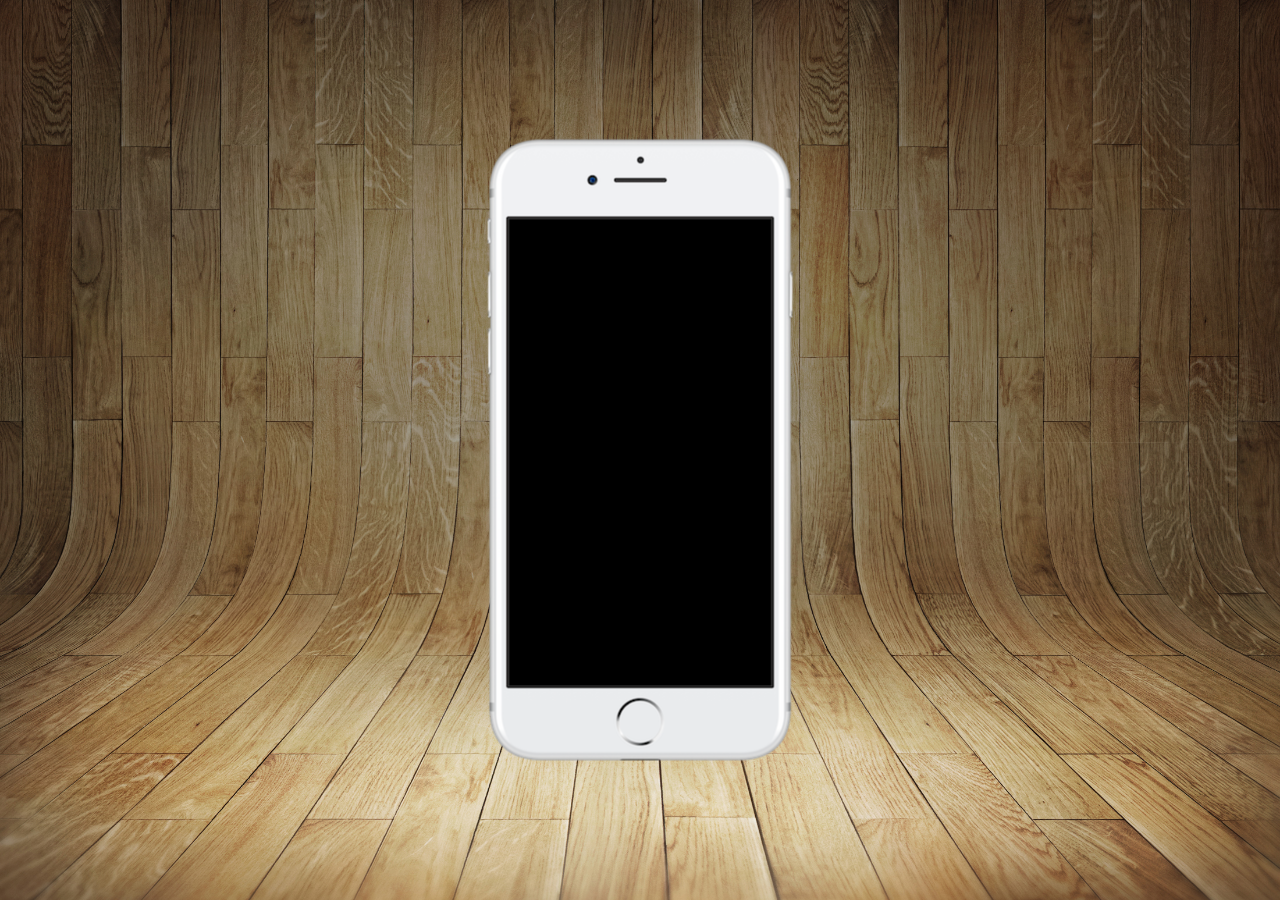
<file: index.html>
<!DOCTYPE html>
<html lang="pt-br">
<head>
    <meta charset="UTF-8">
    <meta name="viewport" content="width=device-width, initial-scale=1.0">
    <title>Projeto social</title>
    <link rel="shortcut icon" href="favicon.ico" type="image/x-icon">
    <link rel="stylesheet" href="estilos/styles.css">
</head>
<body>
    <main>
        <section id="telefone">

        </section>
        <section id="redes-sociais">

        </section>
    </main>    
</body>
</html>
</file>
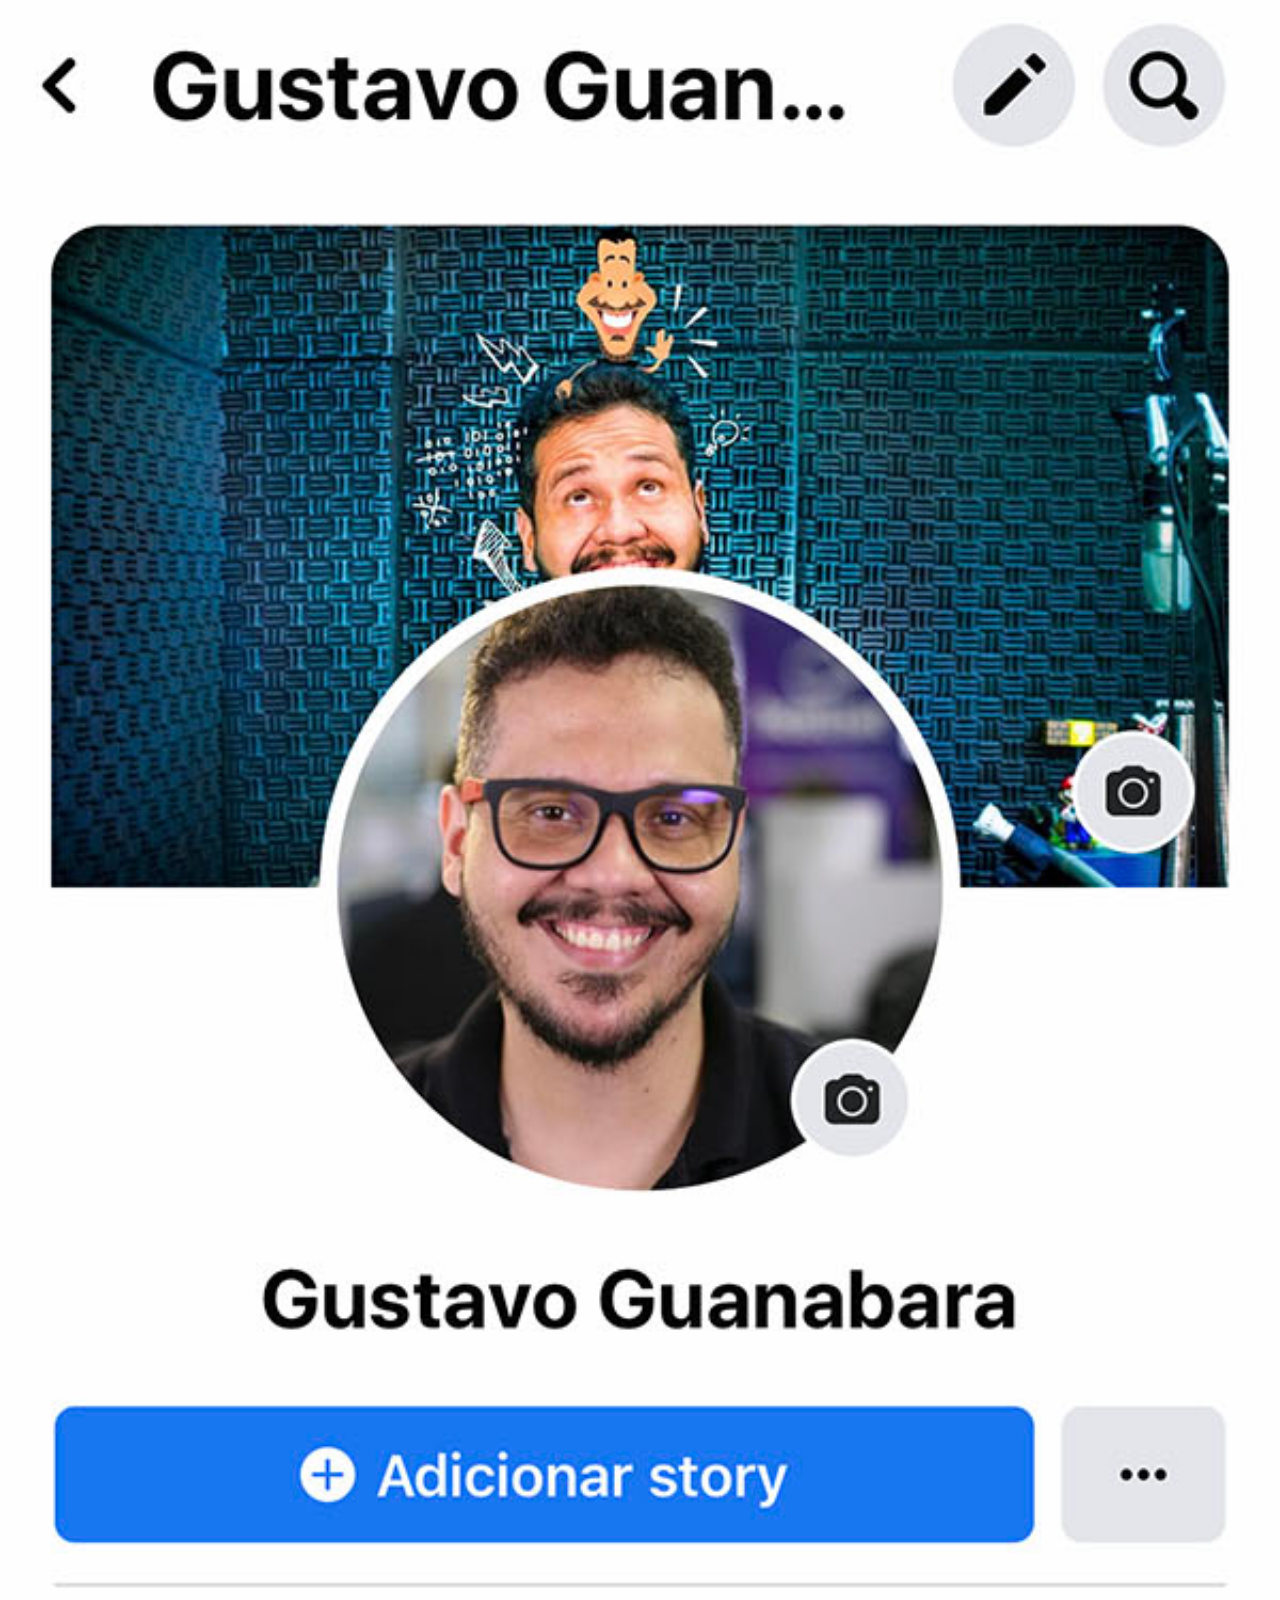
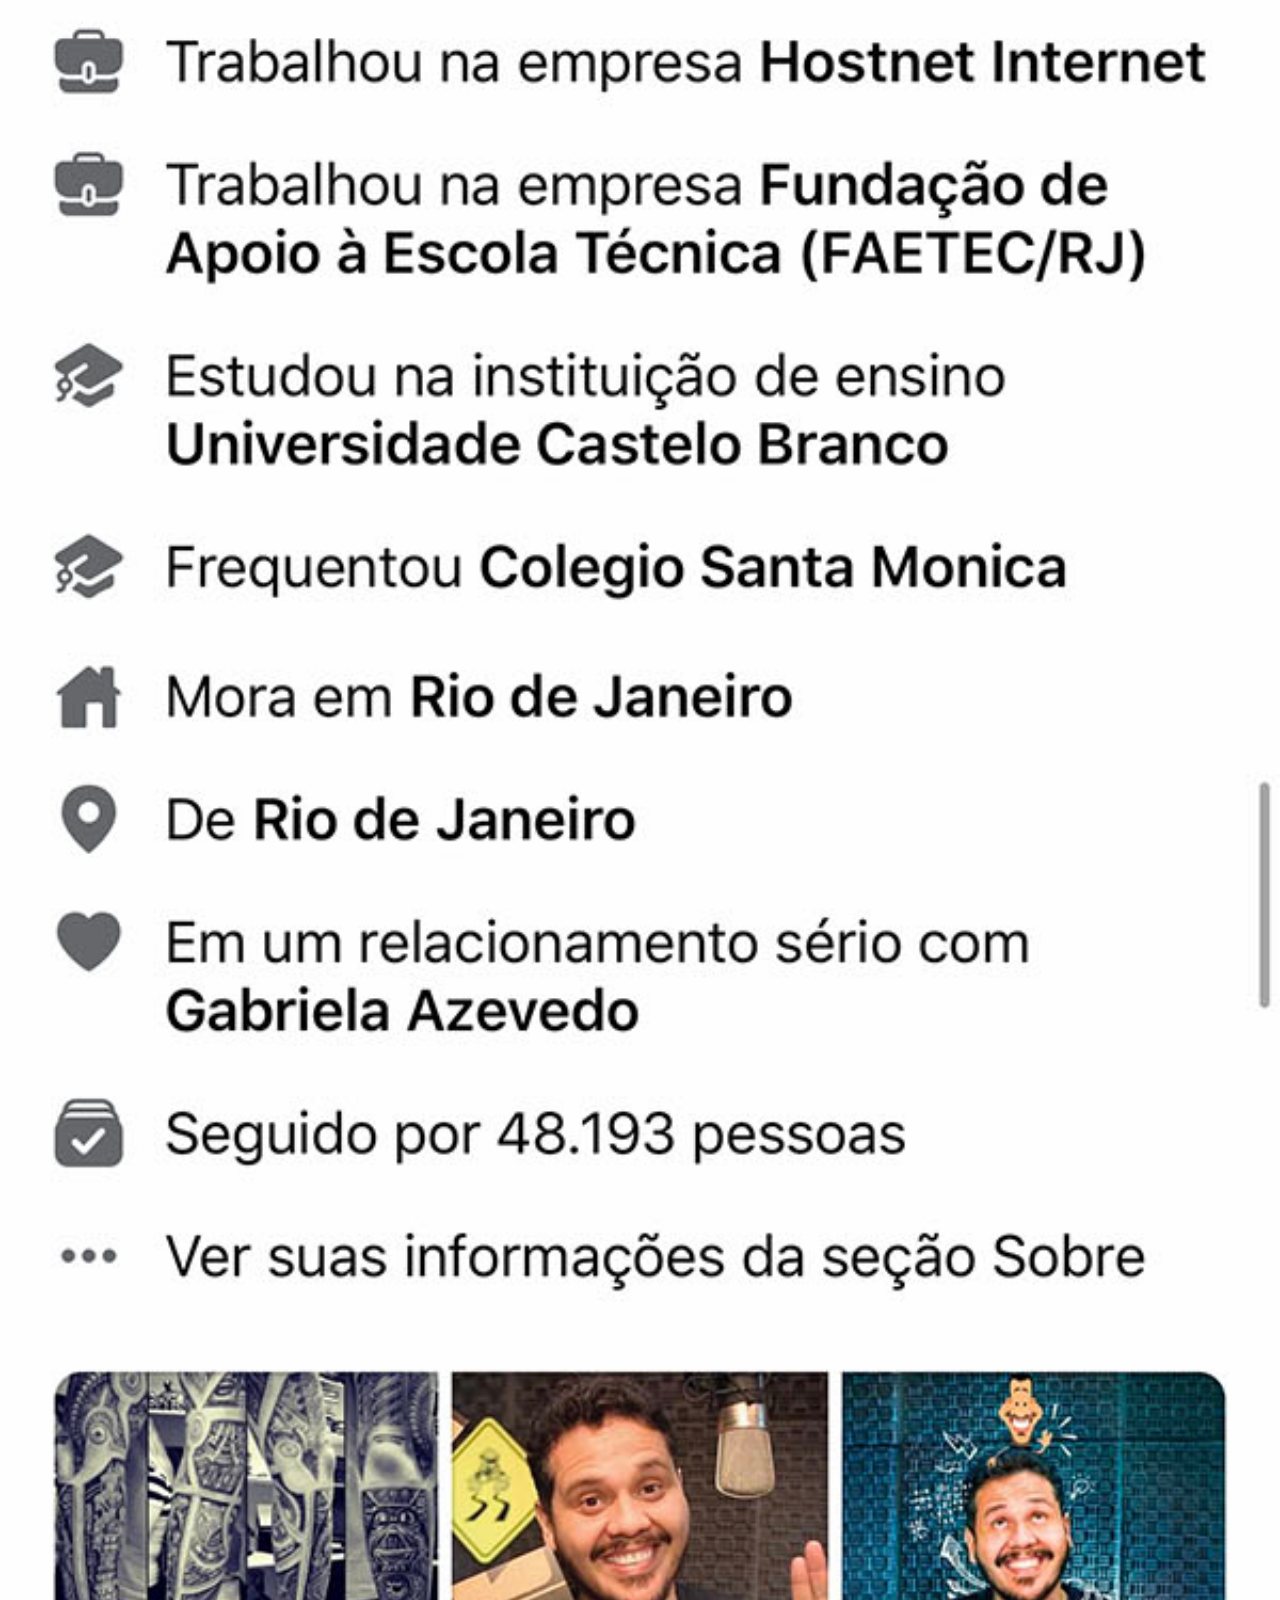
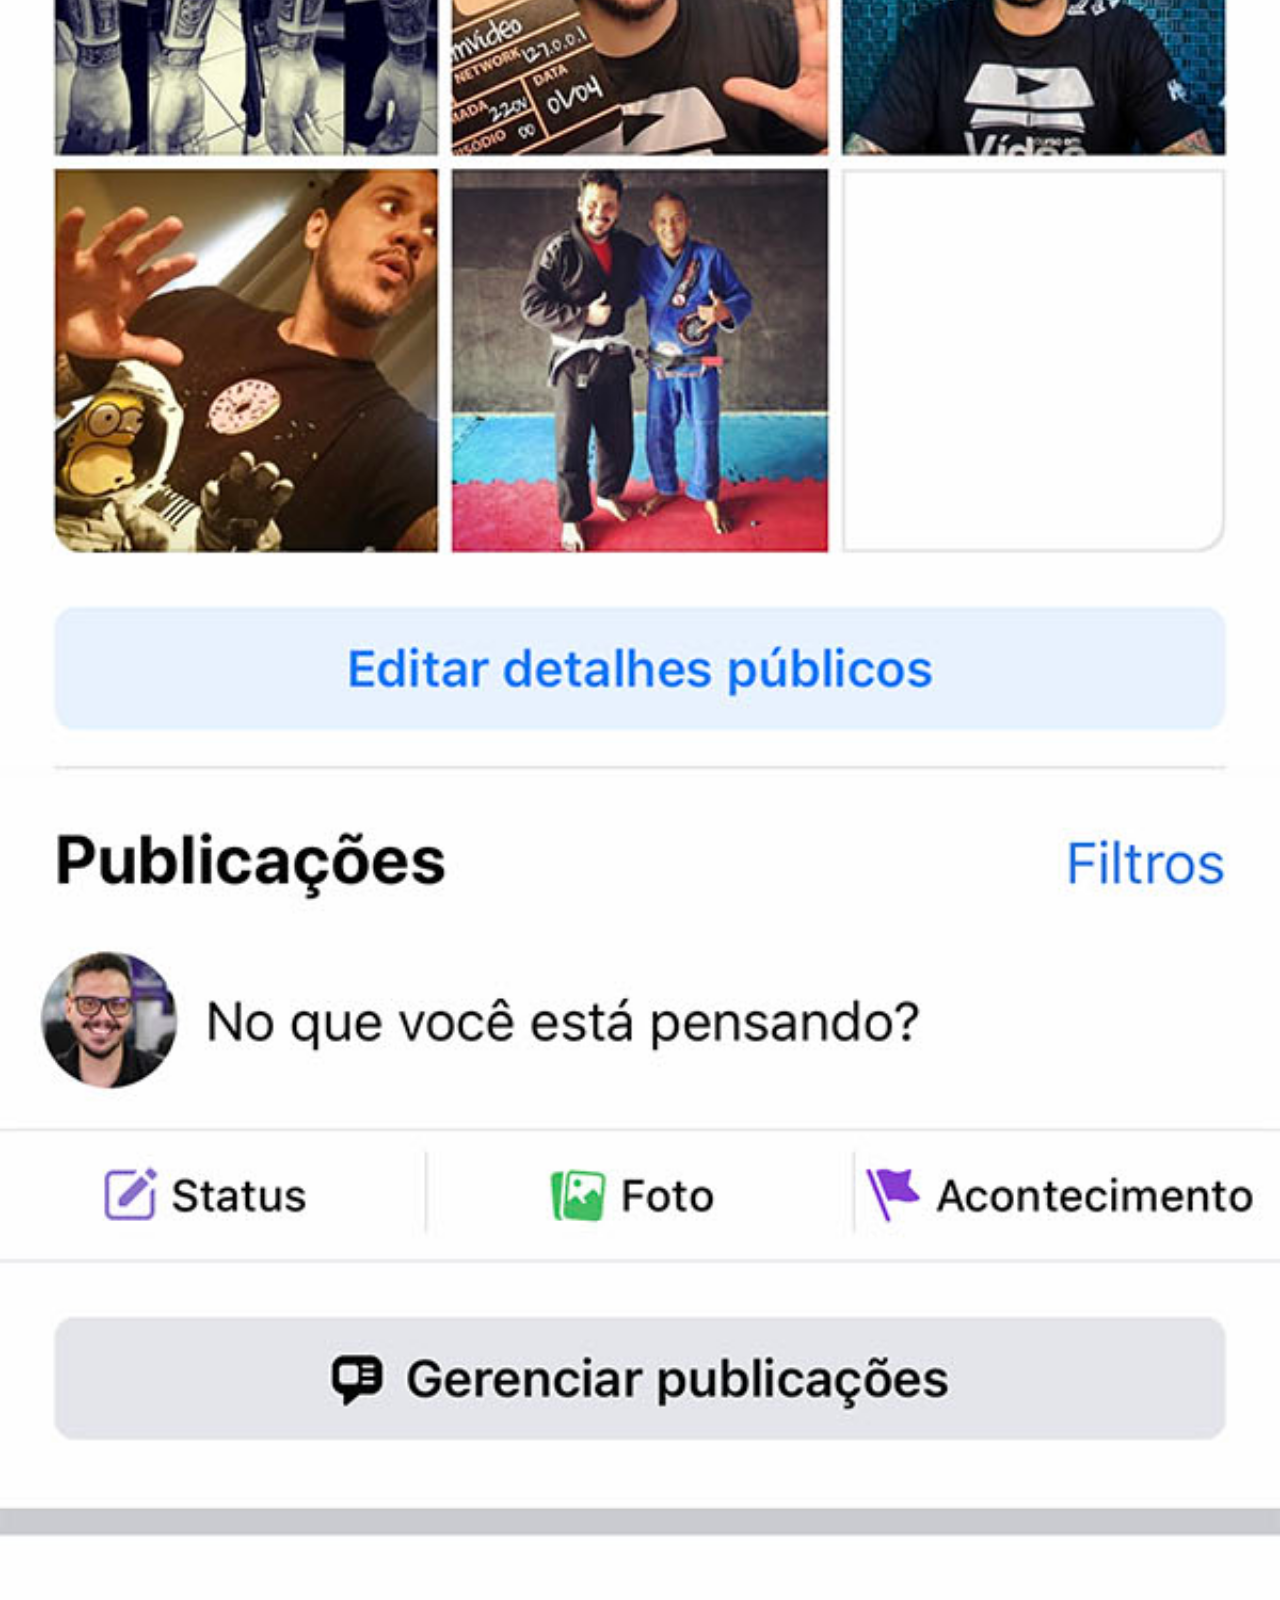
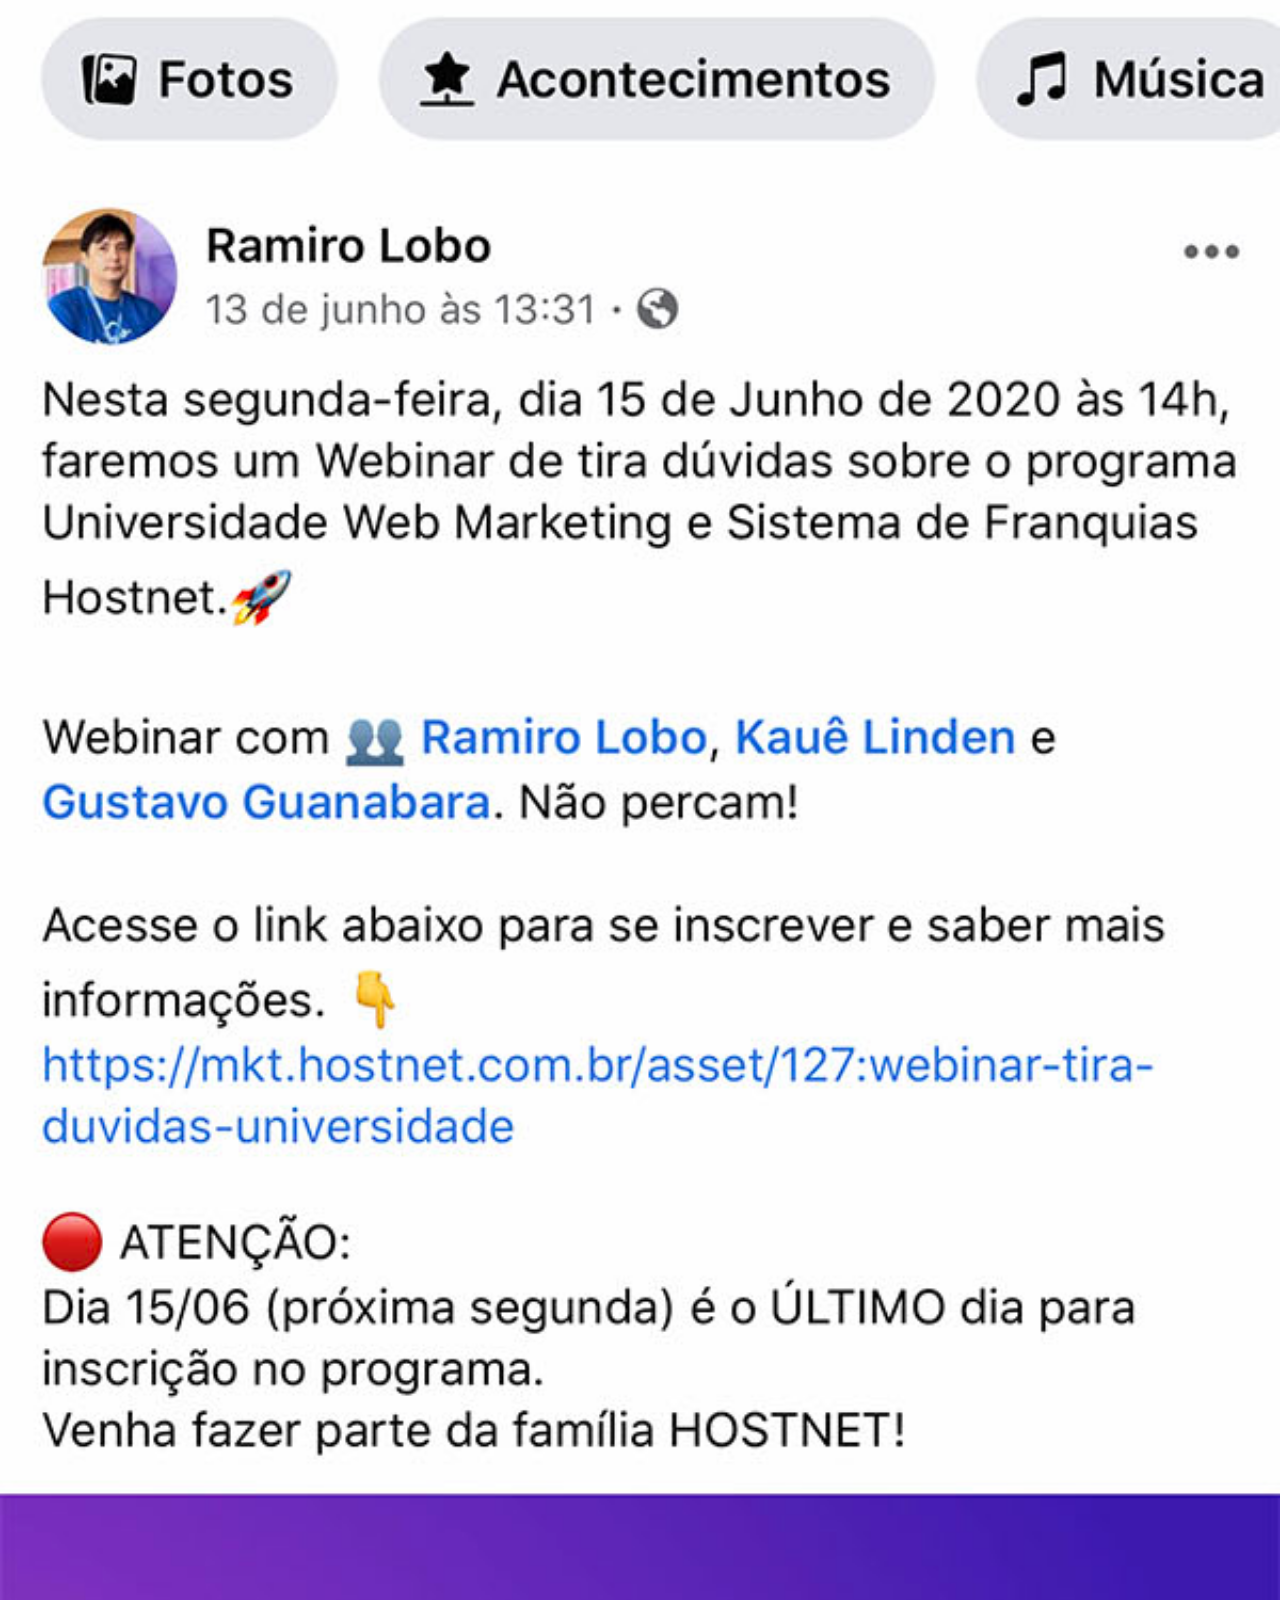
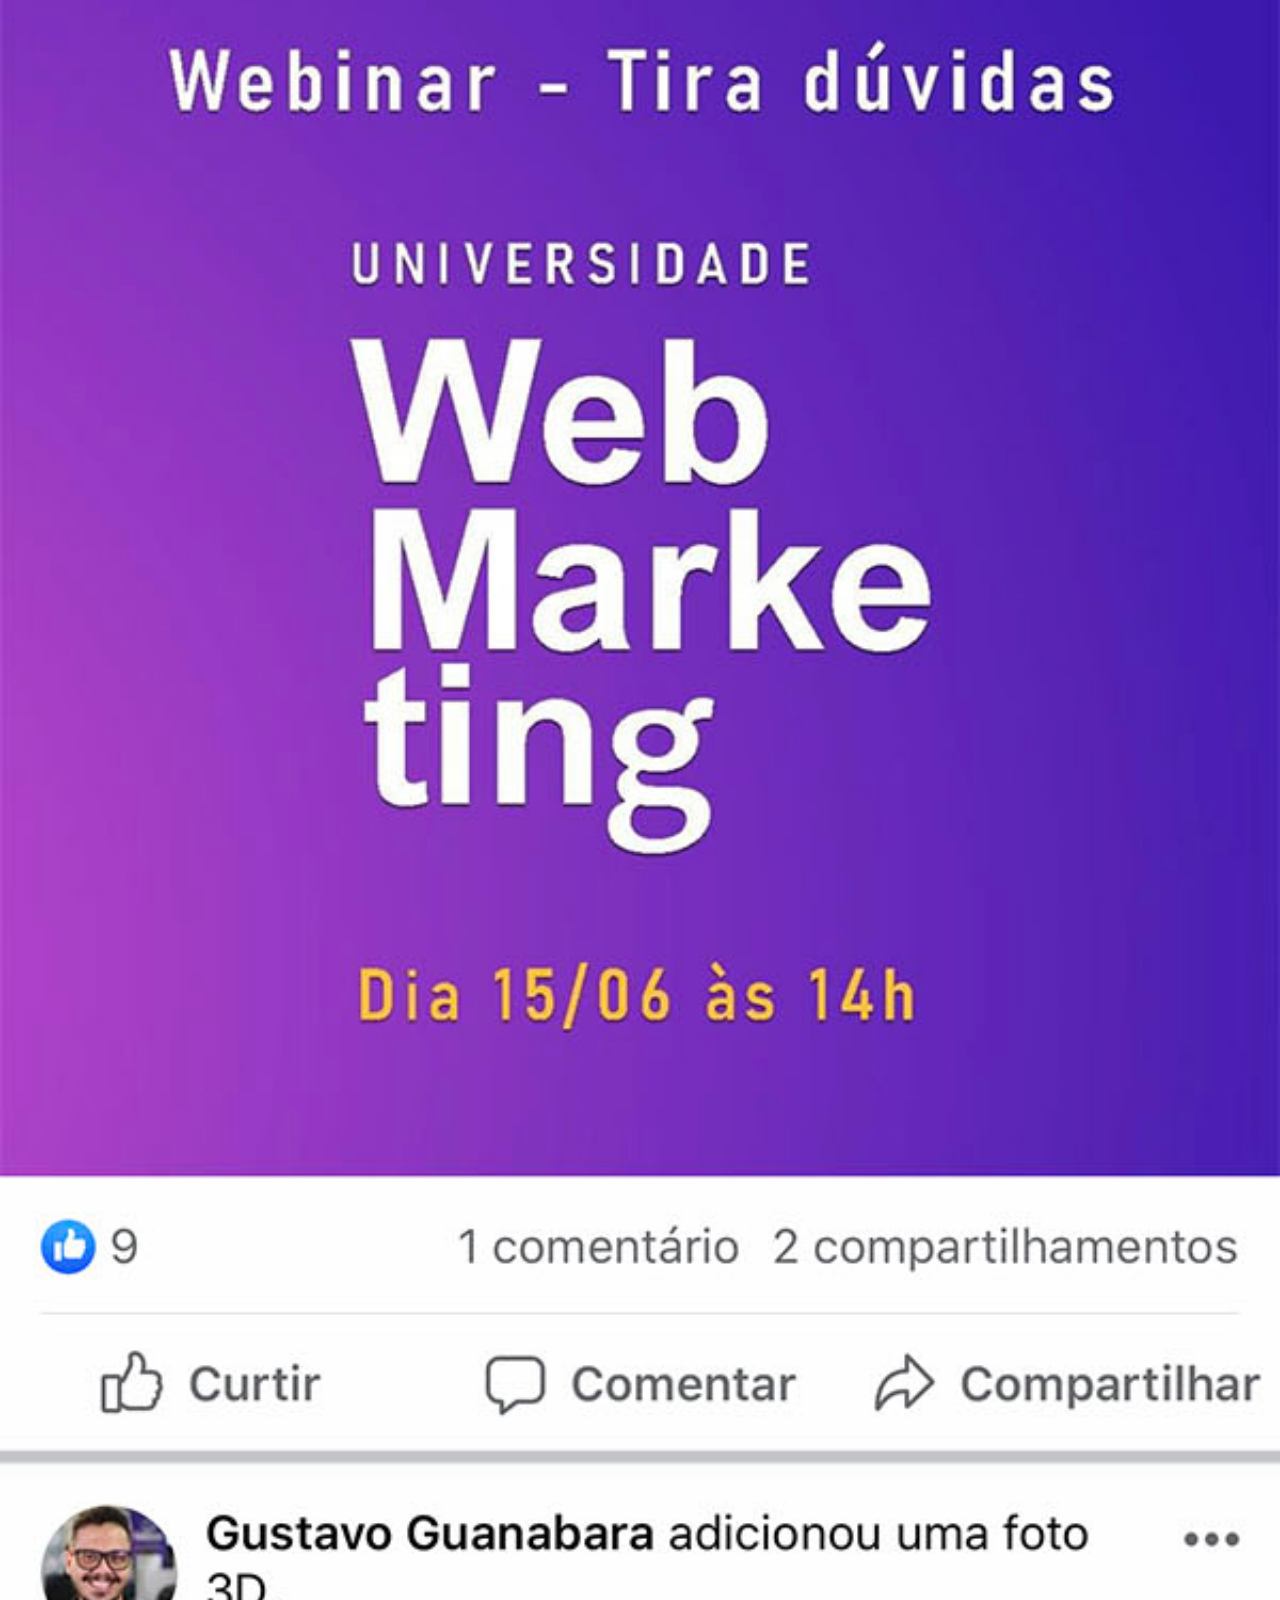
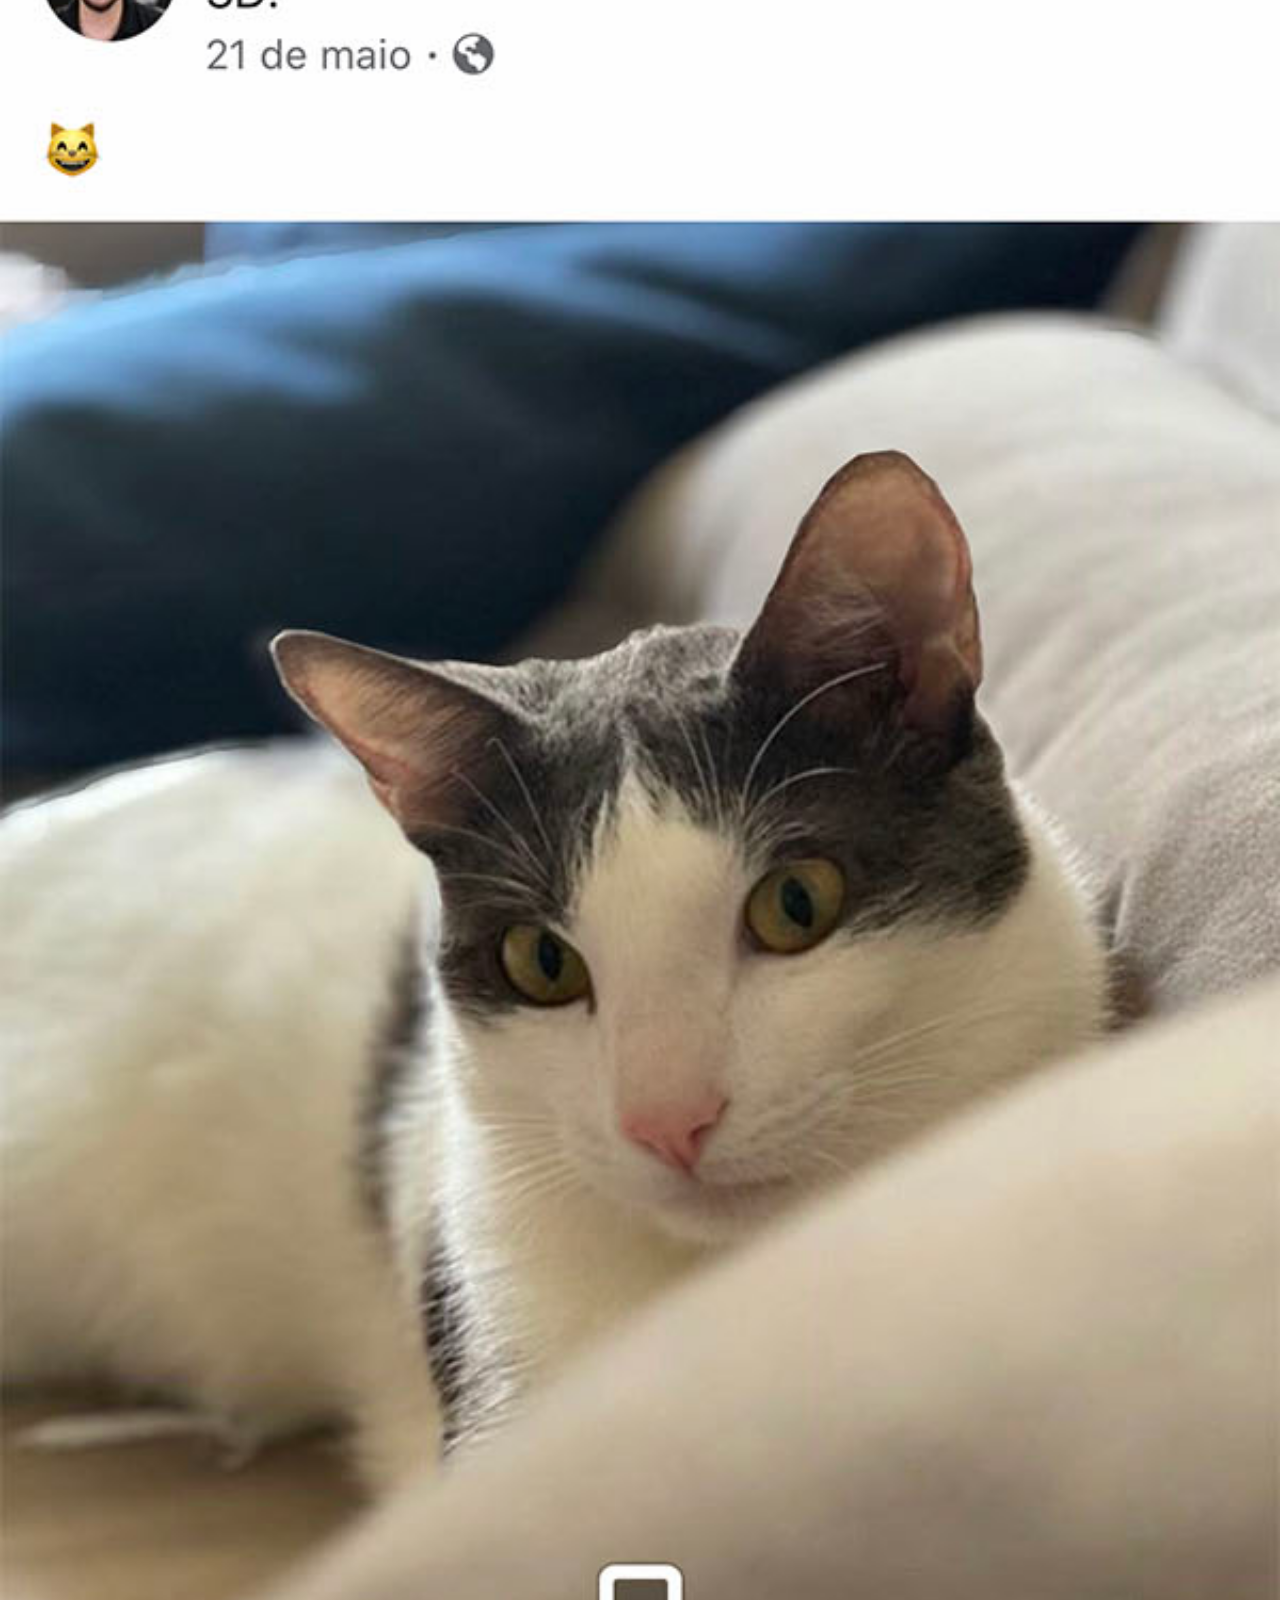
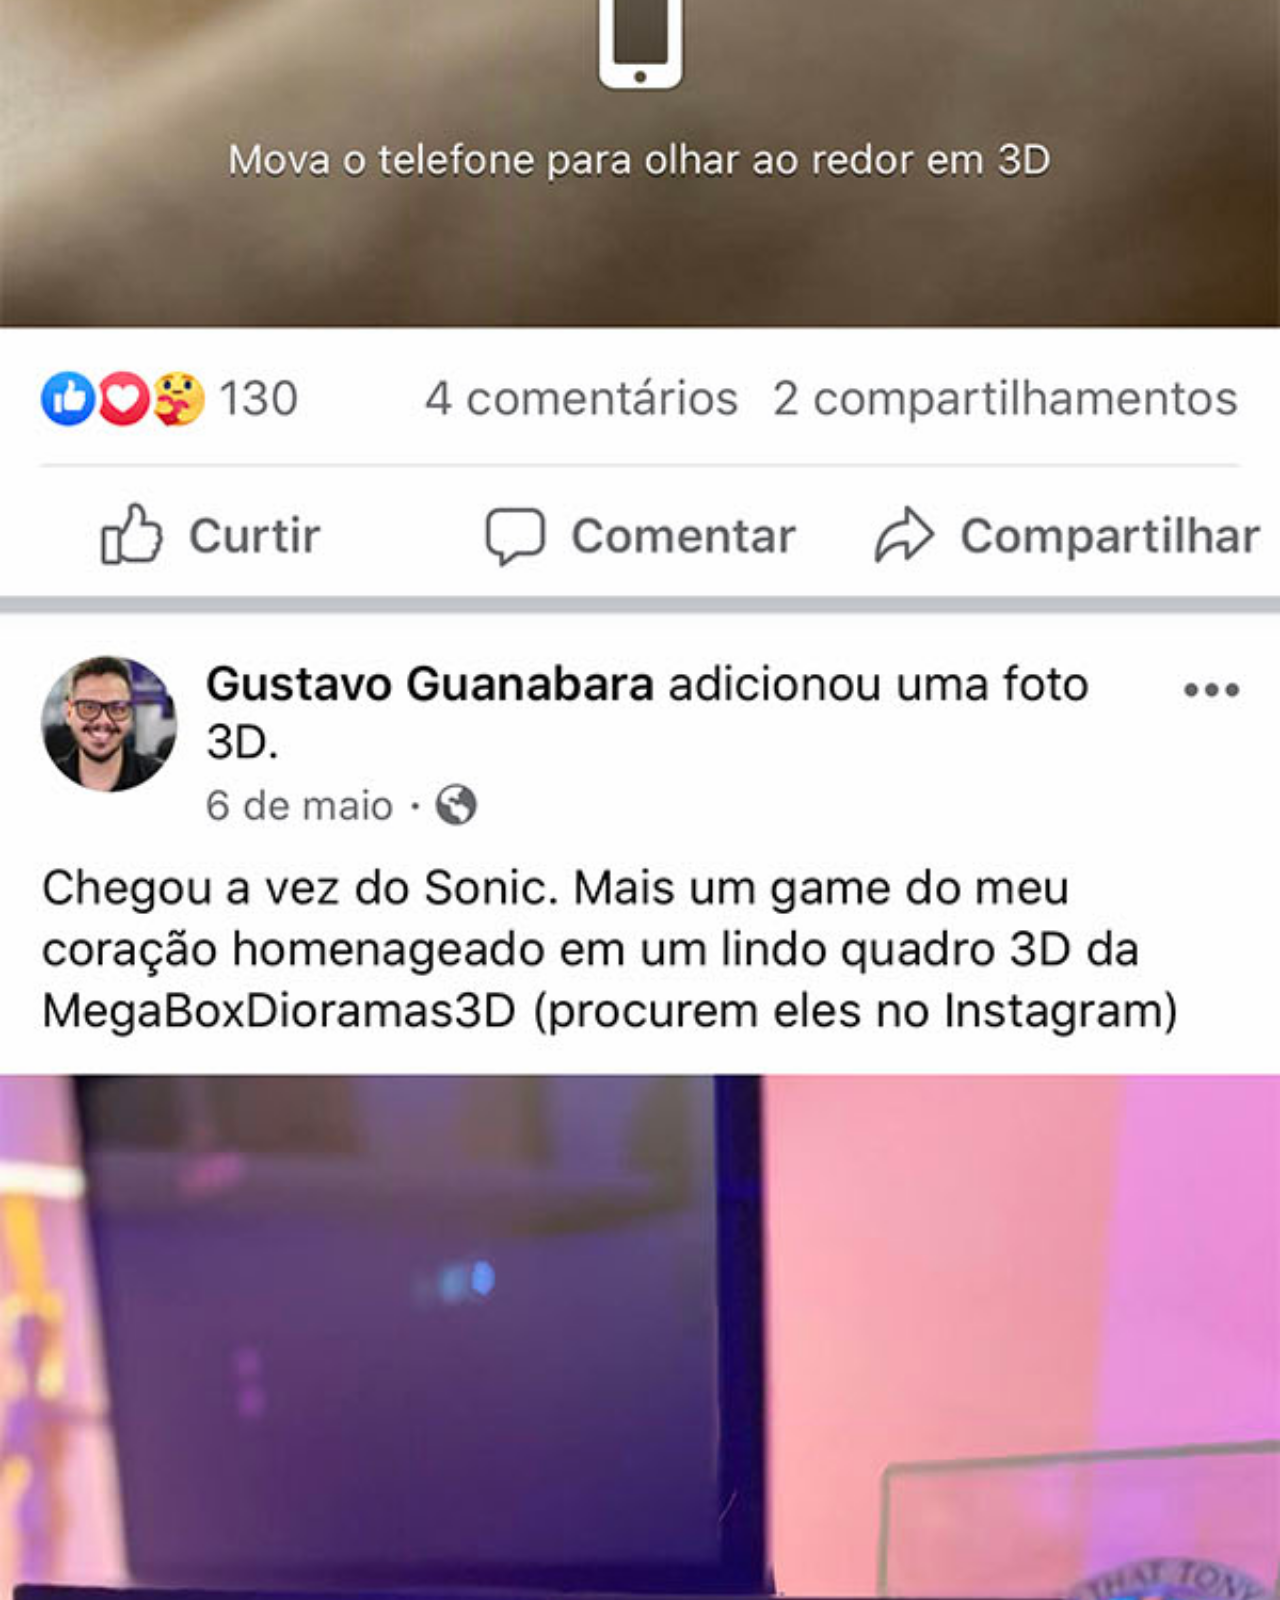
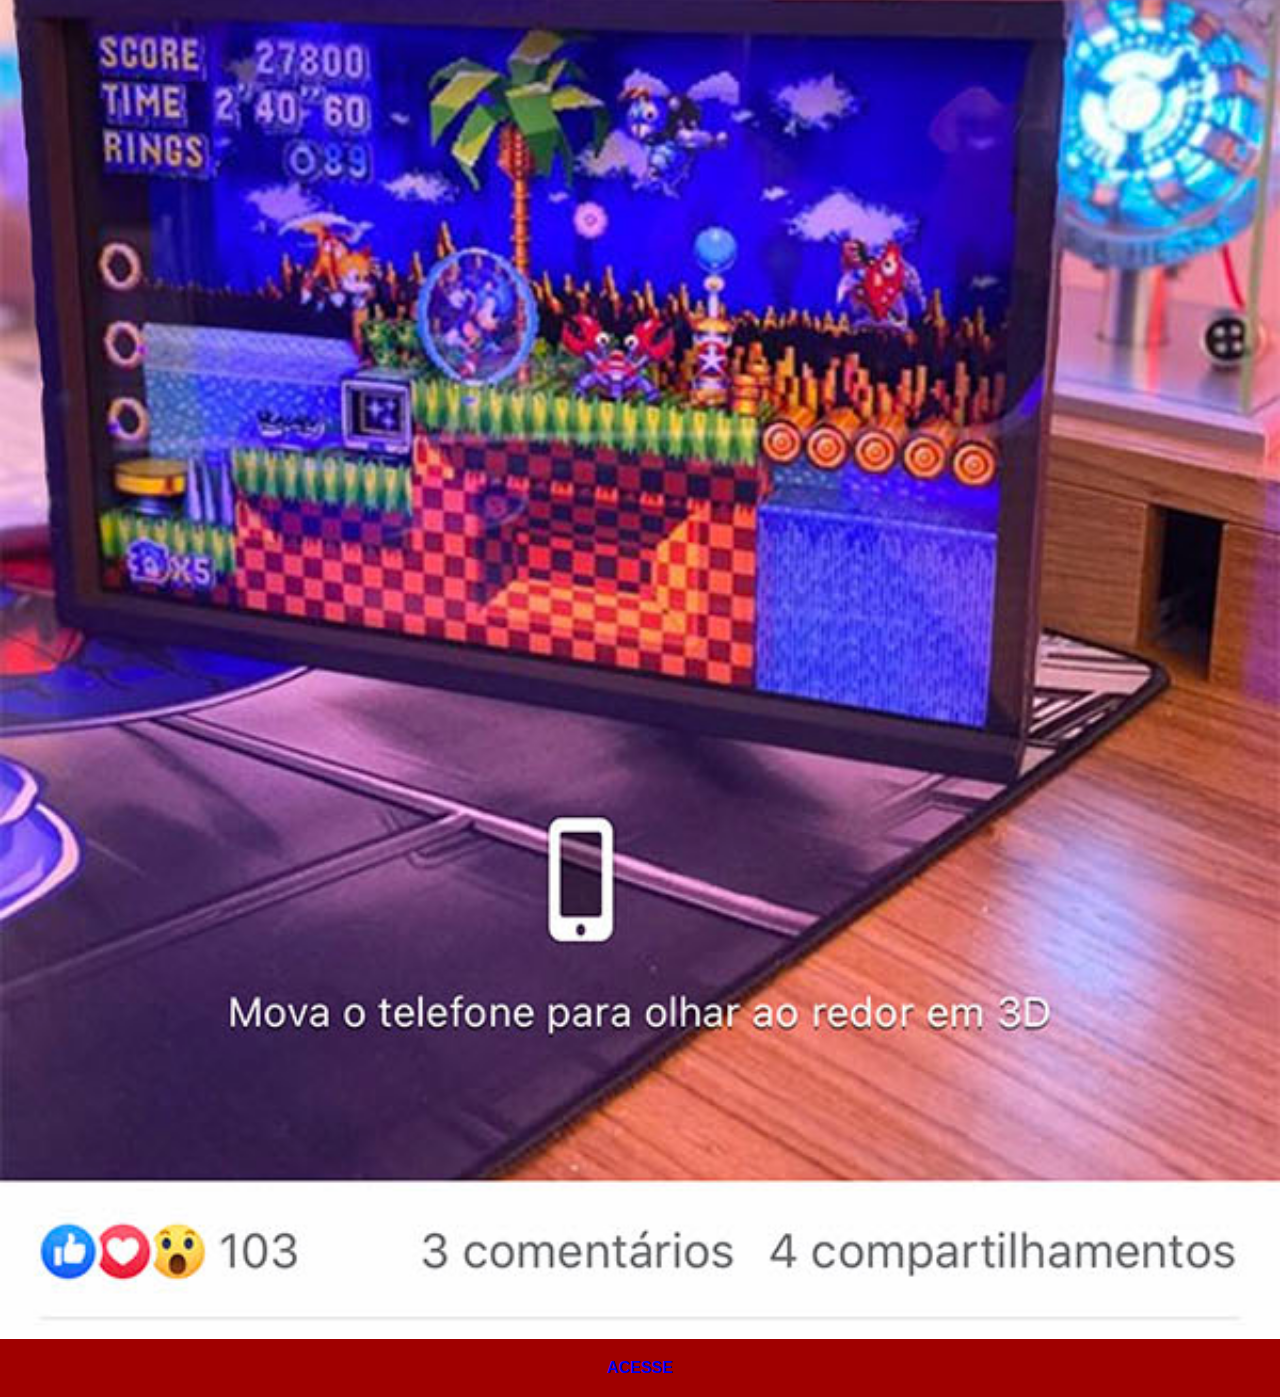
<file: facebook.html>
<!DOCTYPE html>
<html lang="pt-bt">
<head>
    <meta charset="UTF-8">
    <meta name="viewport" content="width=device-width, initial-scale=1.0">
    <title>Youtube</title>
    <link rel="stylesheet" href="estilos/social.css">
</head>
<body>
    <img src="imagens/tela-facebook.jpg" alt="youtube">
    <a href="https://www.youtube.com" target="_blank">ACESSE</a>
</body>
</html>
</file>
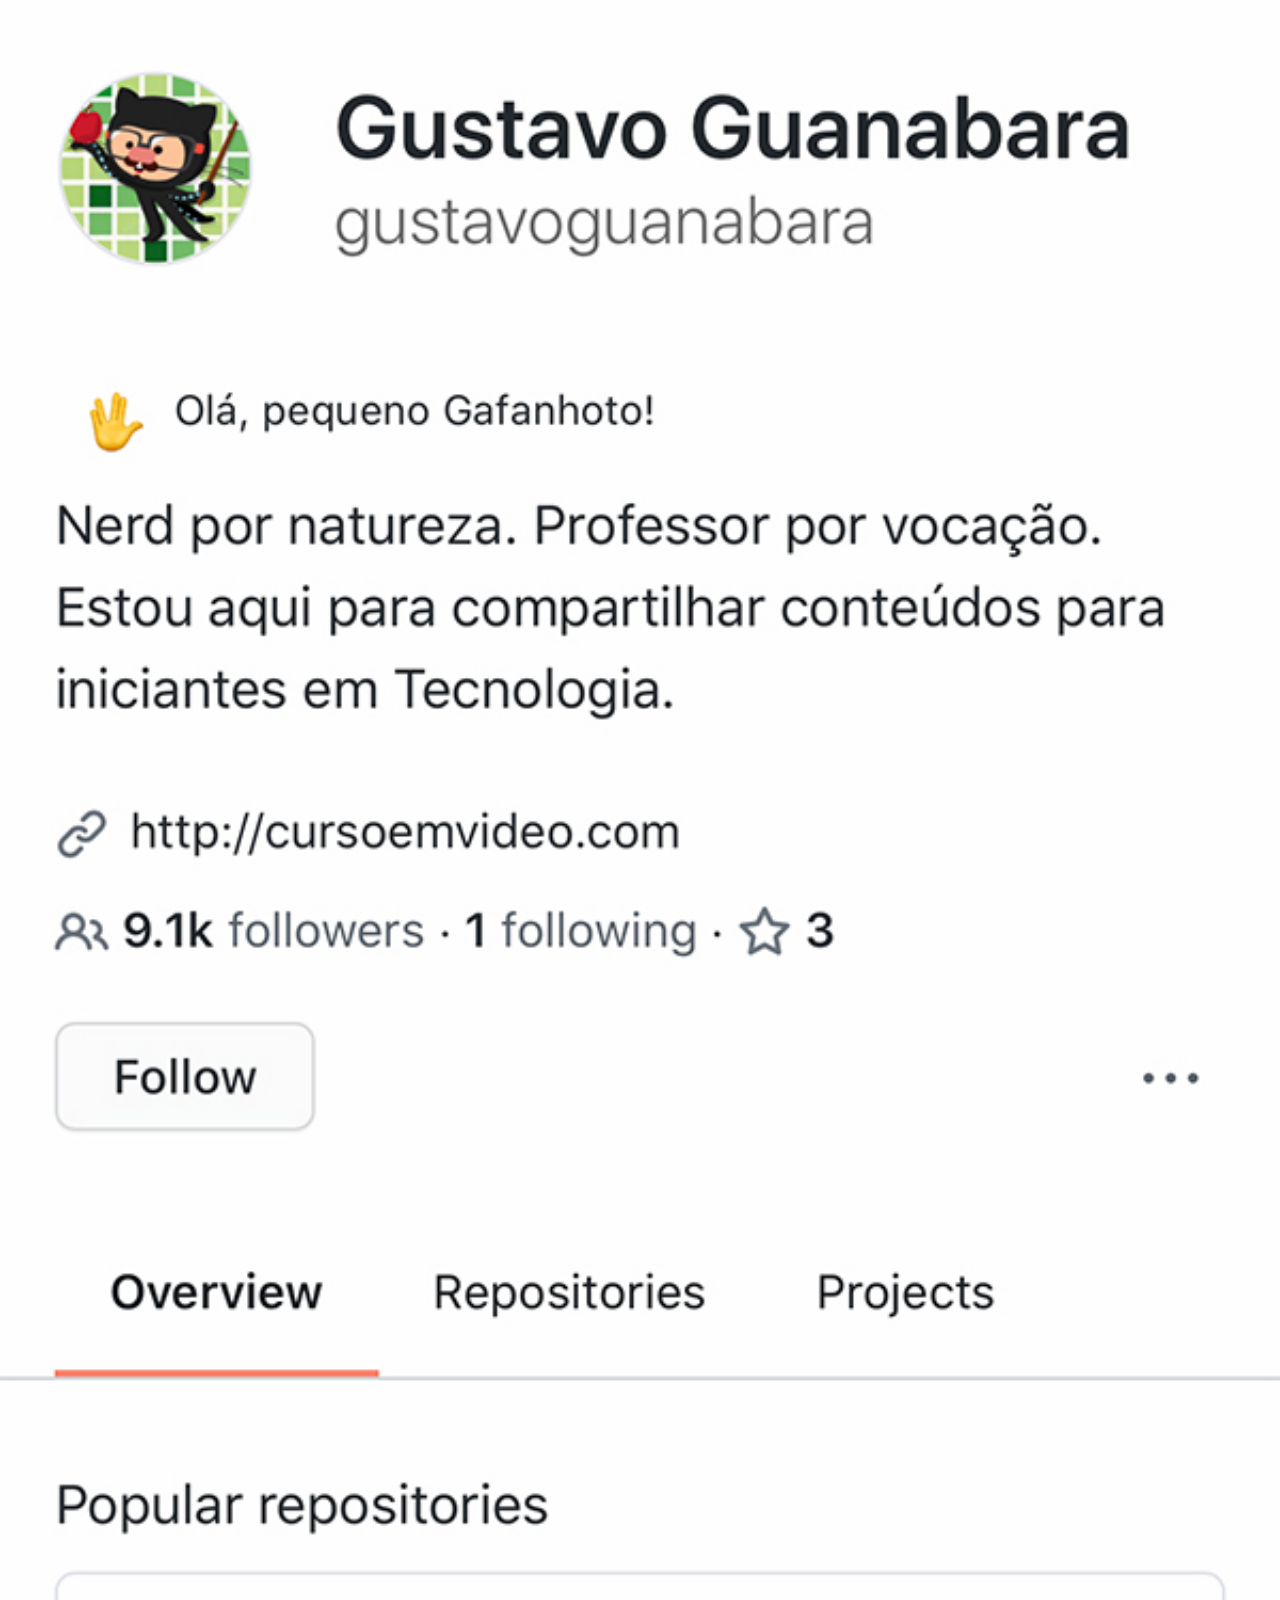
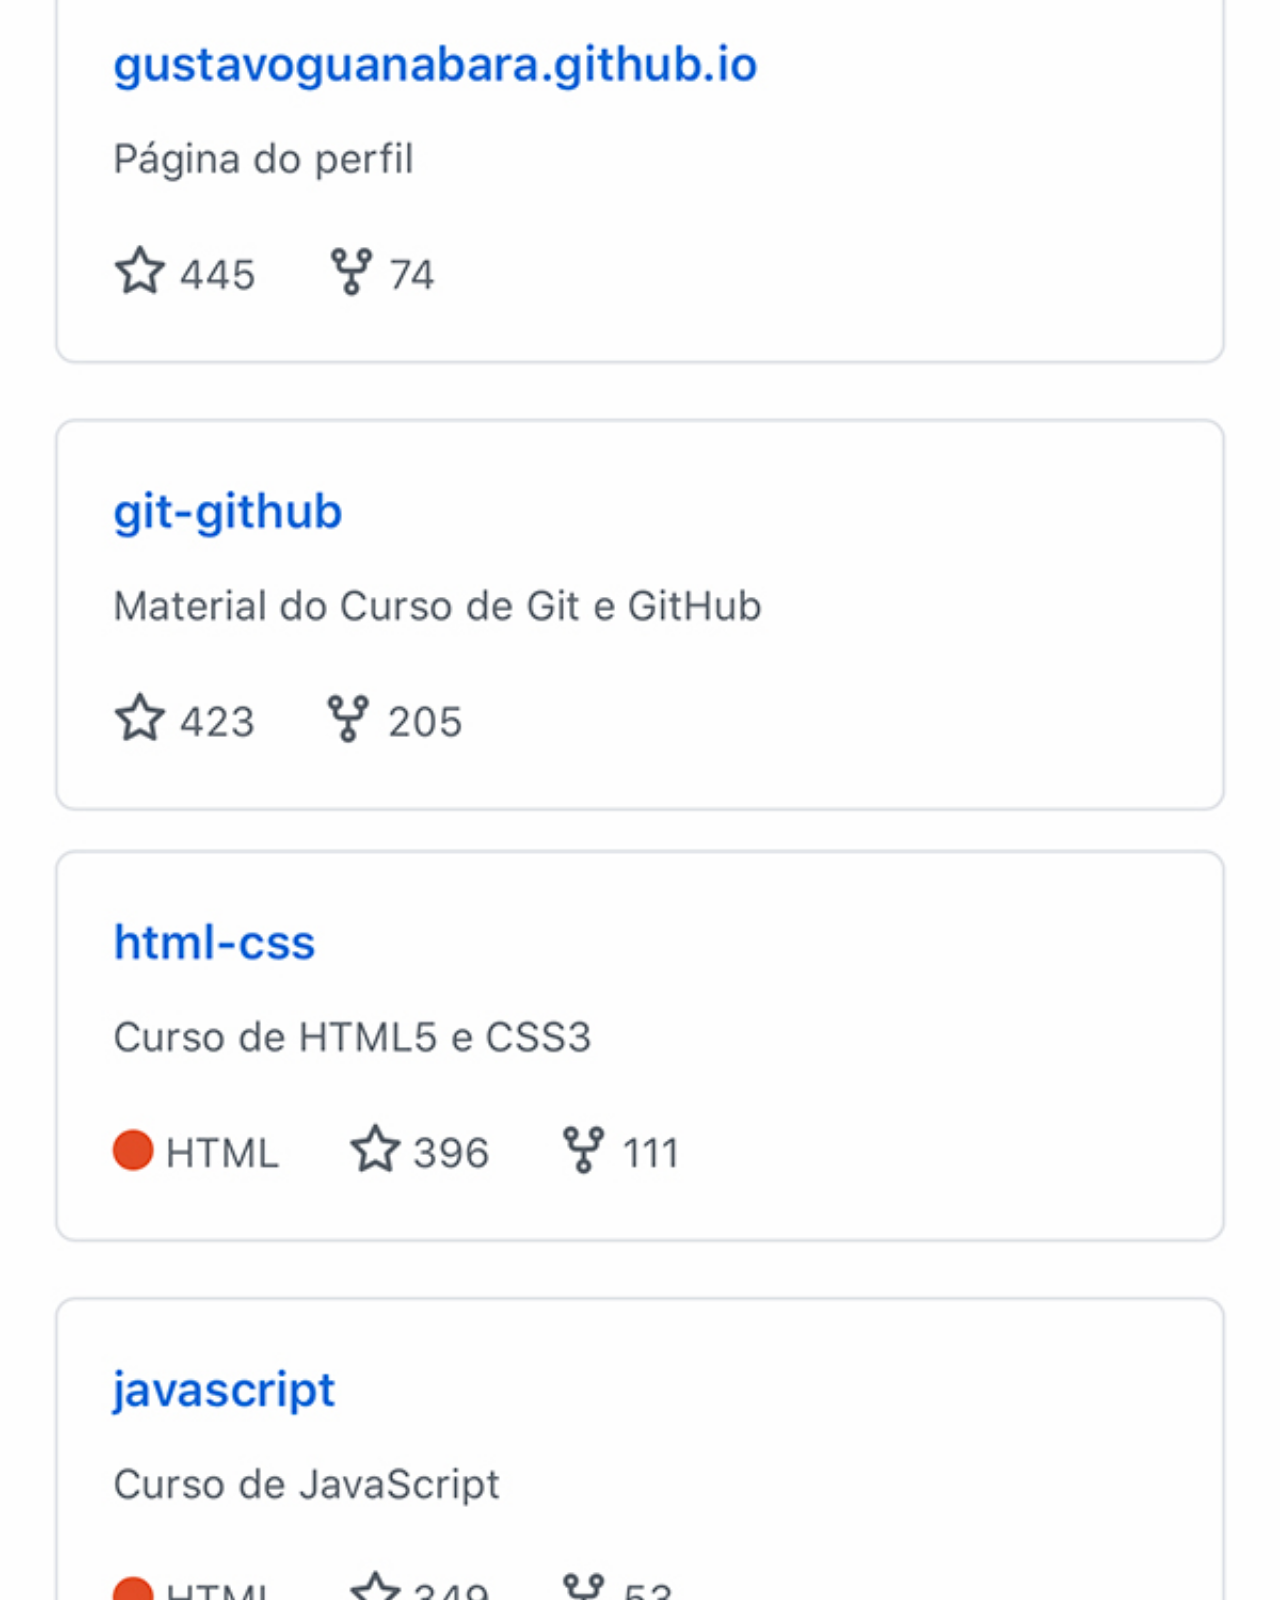
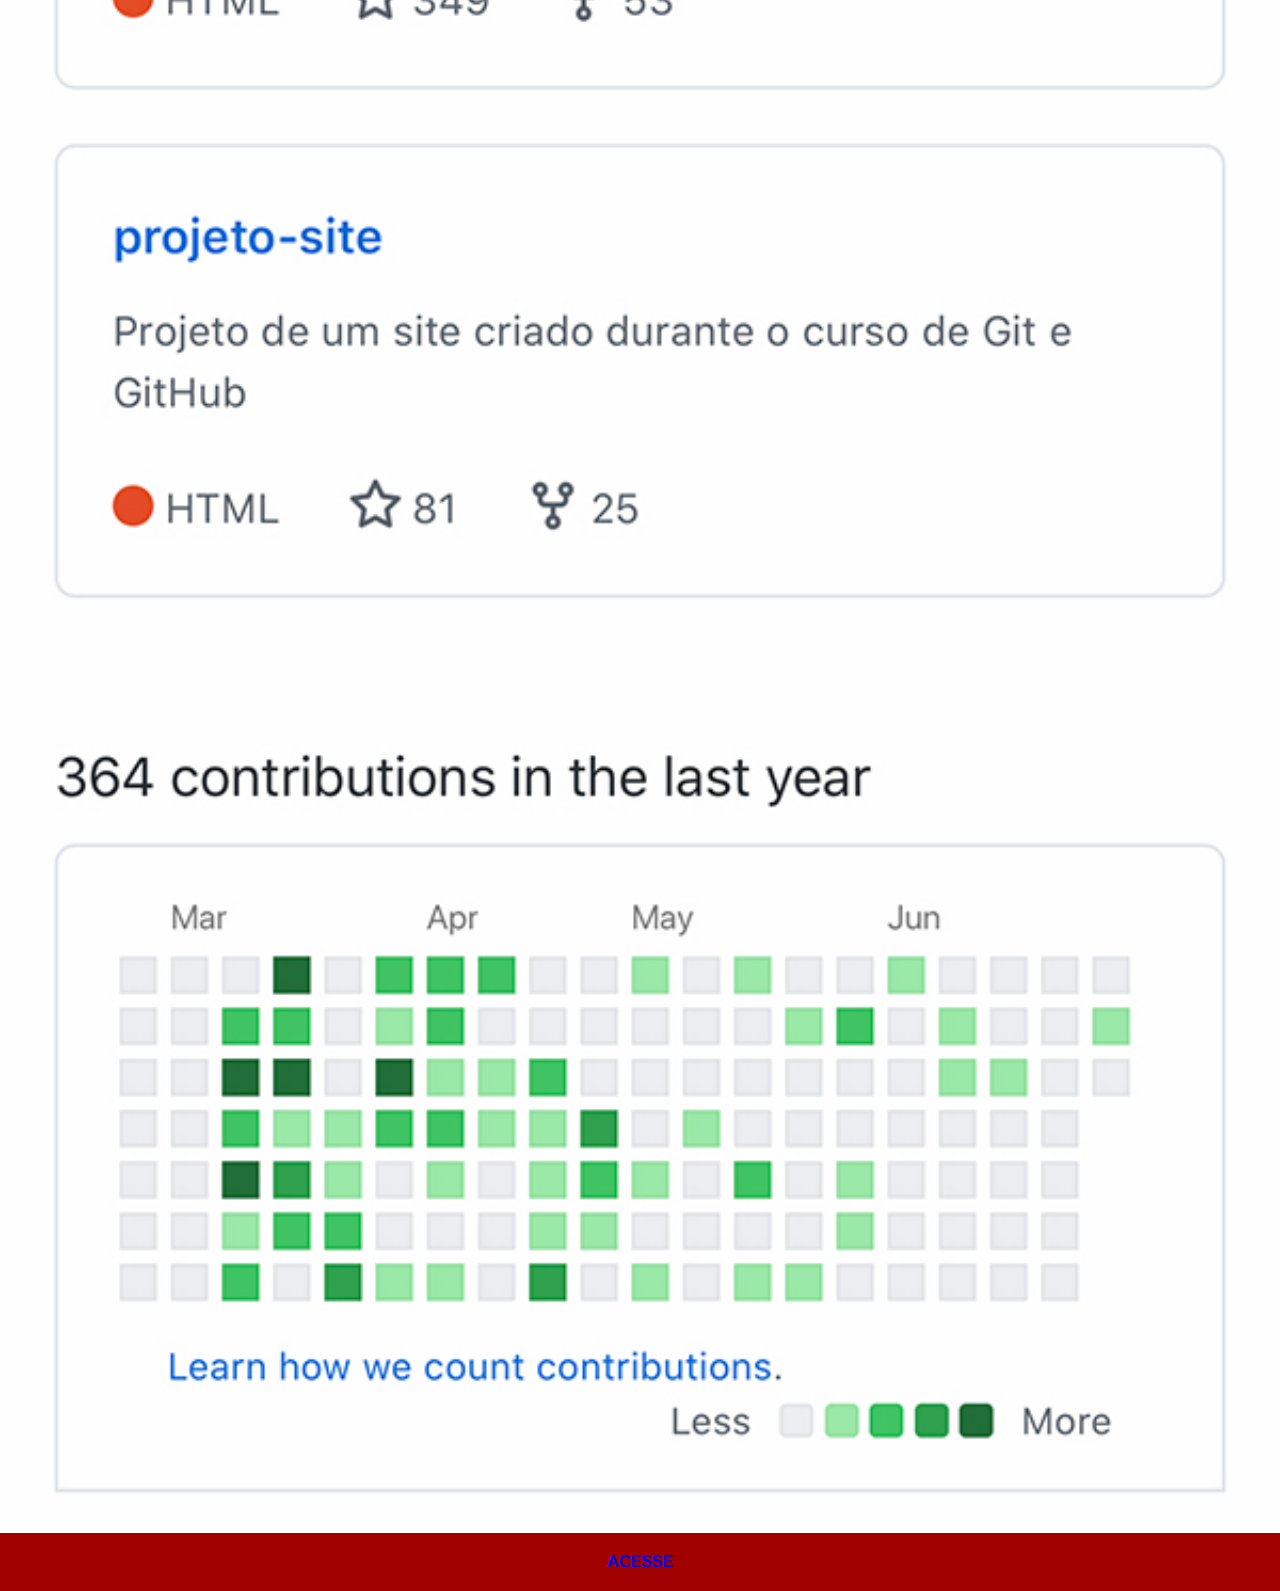
<file: github.html>
<!DOCTYPE html>
<html lang="pt-bt">
<head>
    <meta charset="UTF-8">
    <meta name="viewport" content="width=device-width, initial-scale=1.0">
    <title>Youtube</title>
    <link rel="stylesheet" href="estilos/social.css">
</head>
<body>
    <img src="imagens/tela-github.jpg" alt="GitHub">
    <a href="https://www.youtube.com" target="_blank">ACESSE</a>
</body>
</html>
</file>
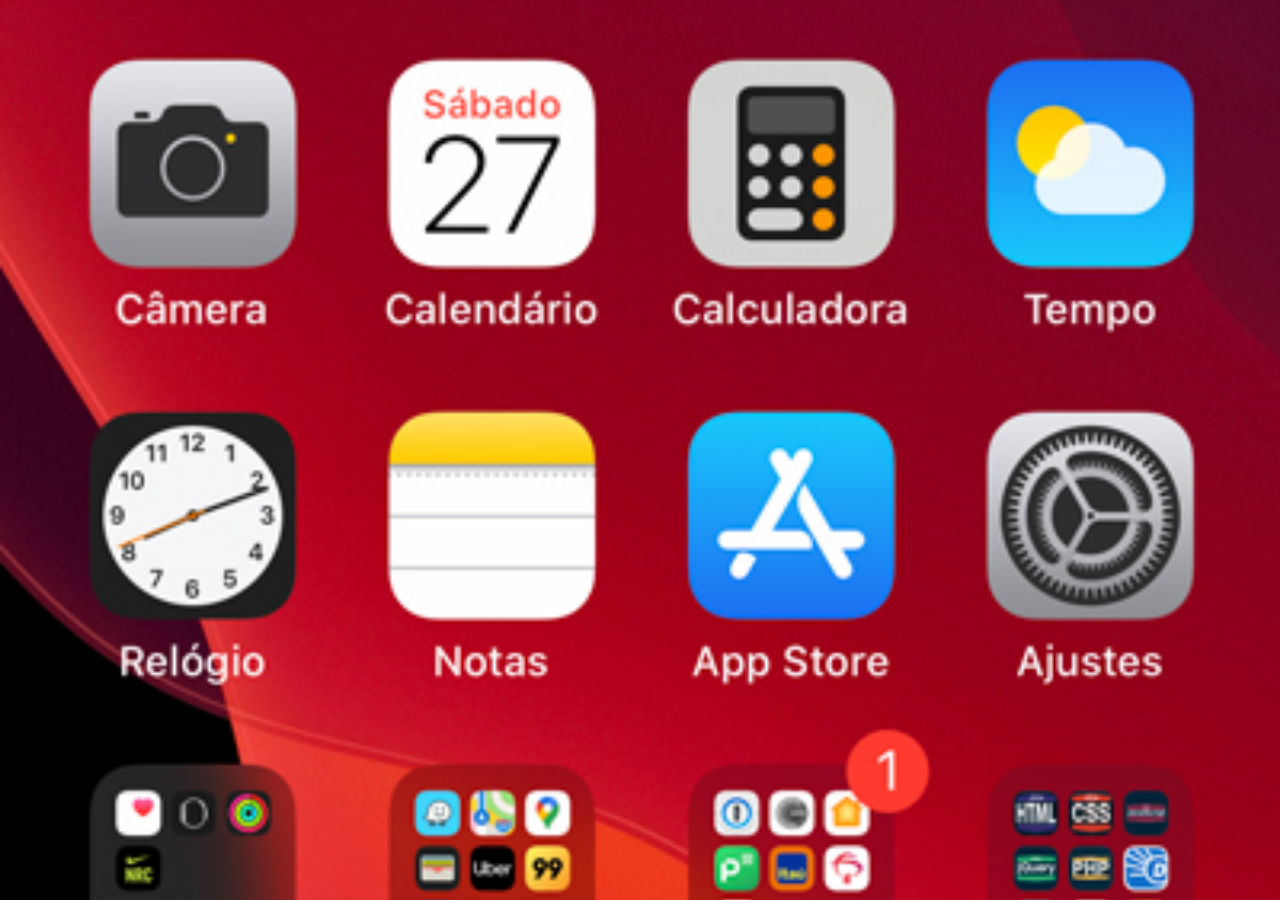
<file: home.html>
<!DOCTYPE html>
<html lang="pt-br">
<head>
    <meta charset="UTF-8">
    <meta name="viewport" content="width=device-width, initial-scale=1.0">
    <title>Document</title>
    <style>
        *{
          margin: 0px;
          padding: 0px;  
        }
        body{
            width: 100vw;
            height: 100vh;
            background: black url(imagens/tela-home.jpg) no-repeat top center;
            background-size: cover;
        }
    </style>
</head>
<body>
    
</body>
</html>
</file>
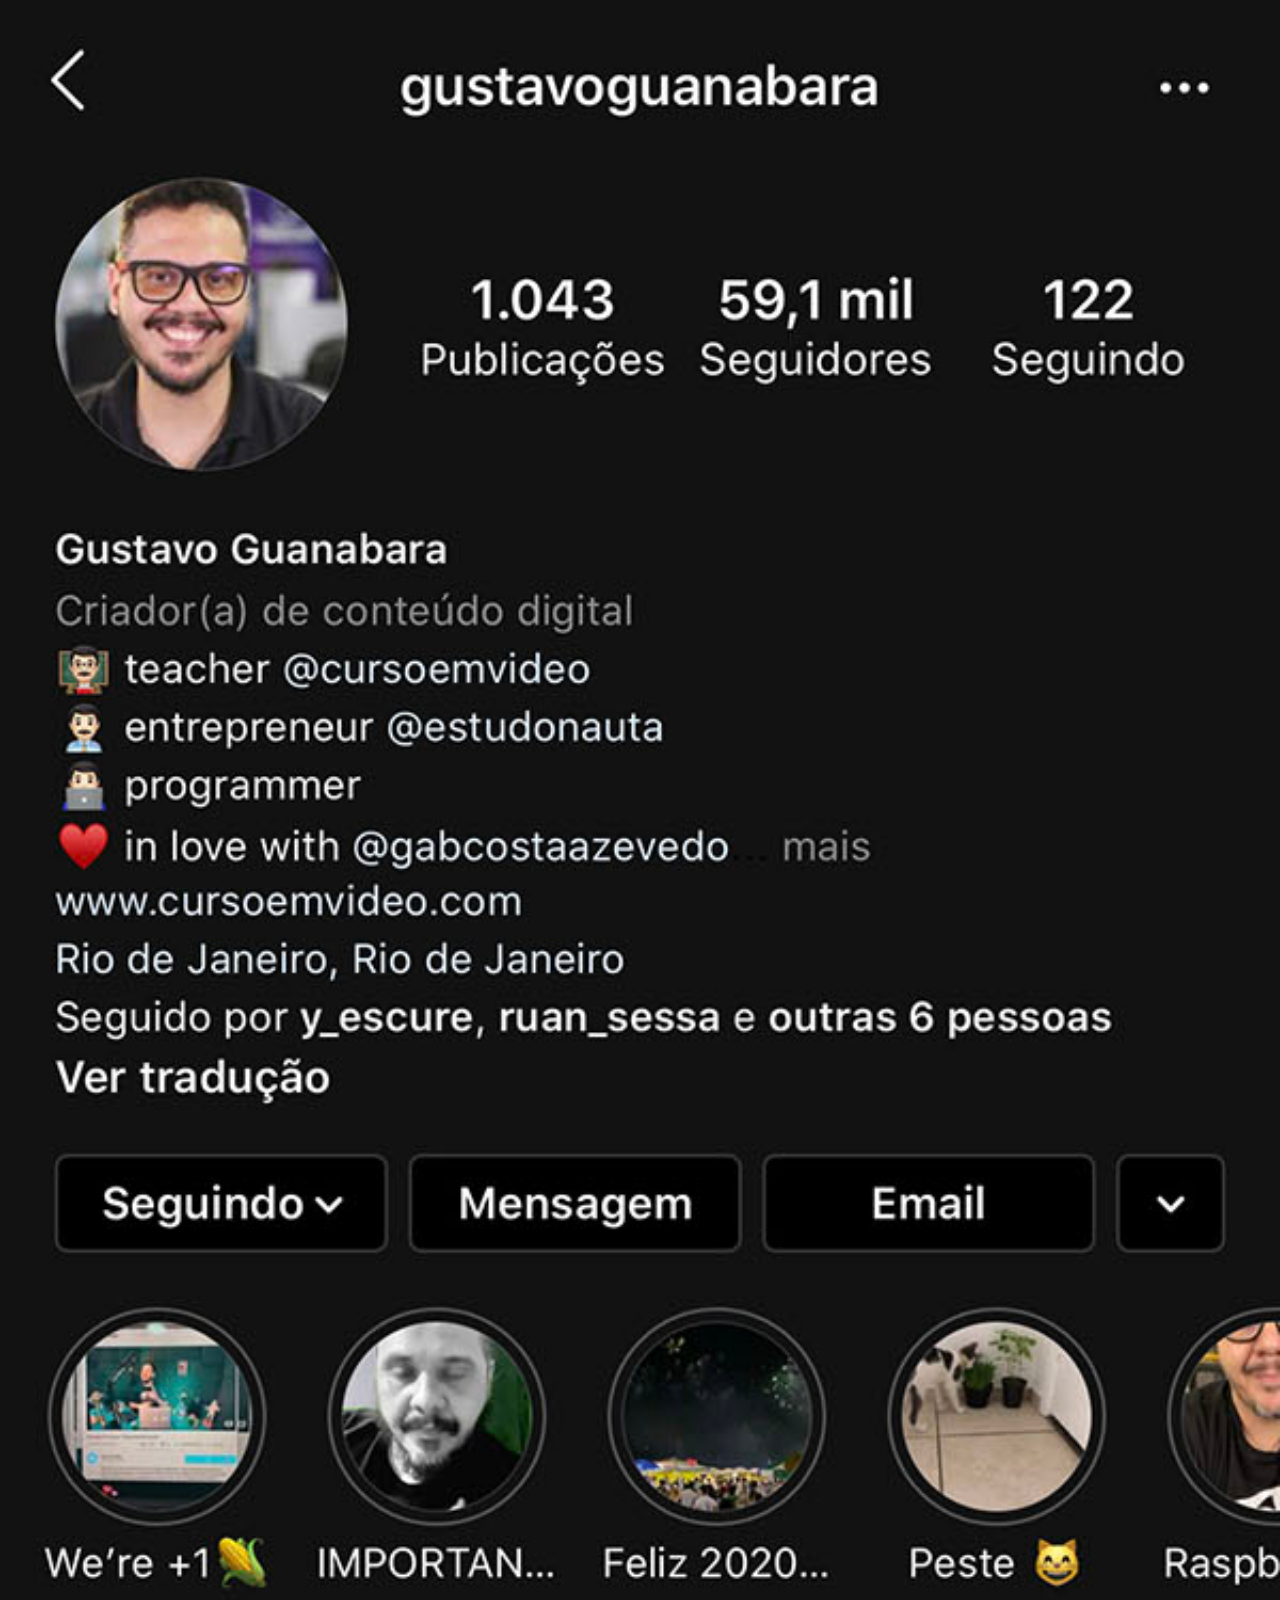
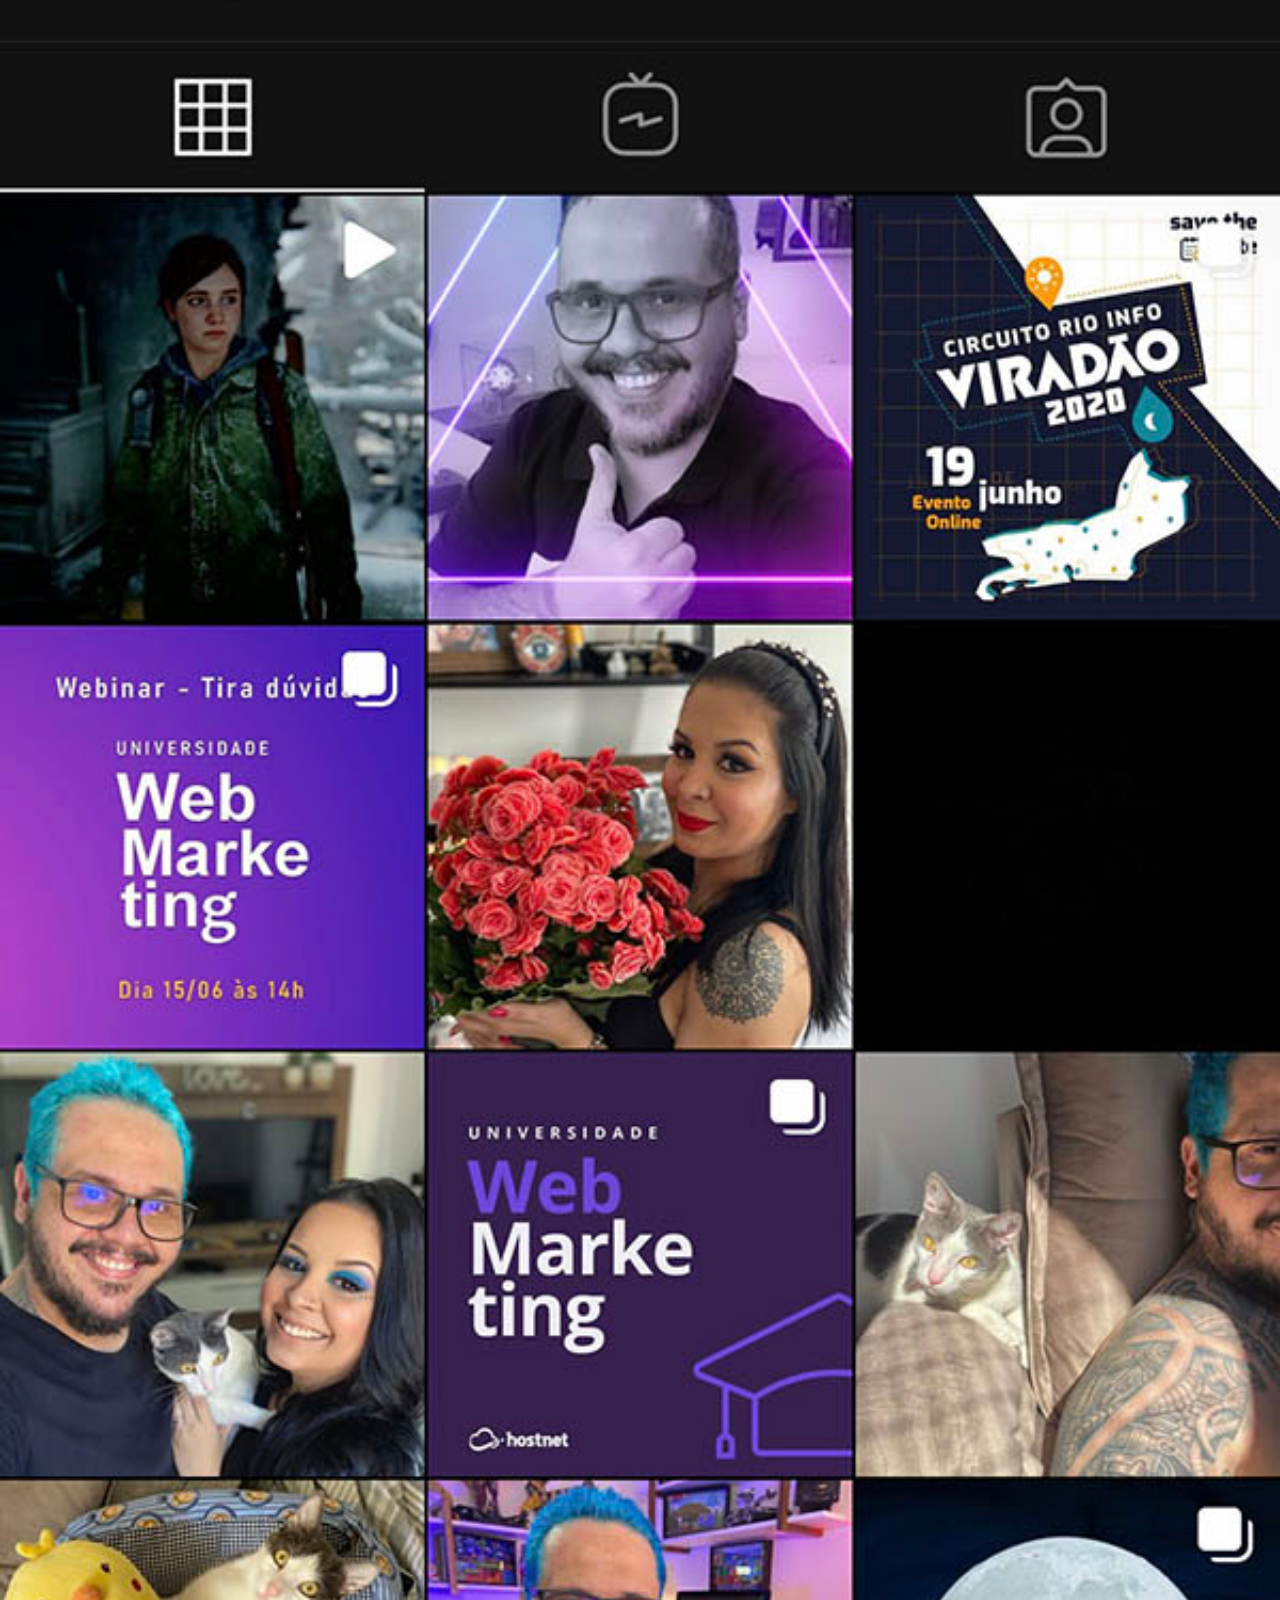
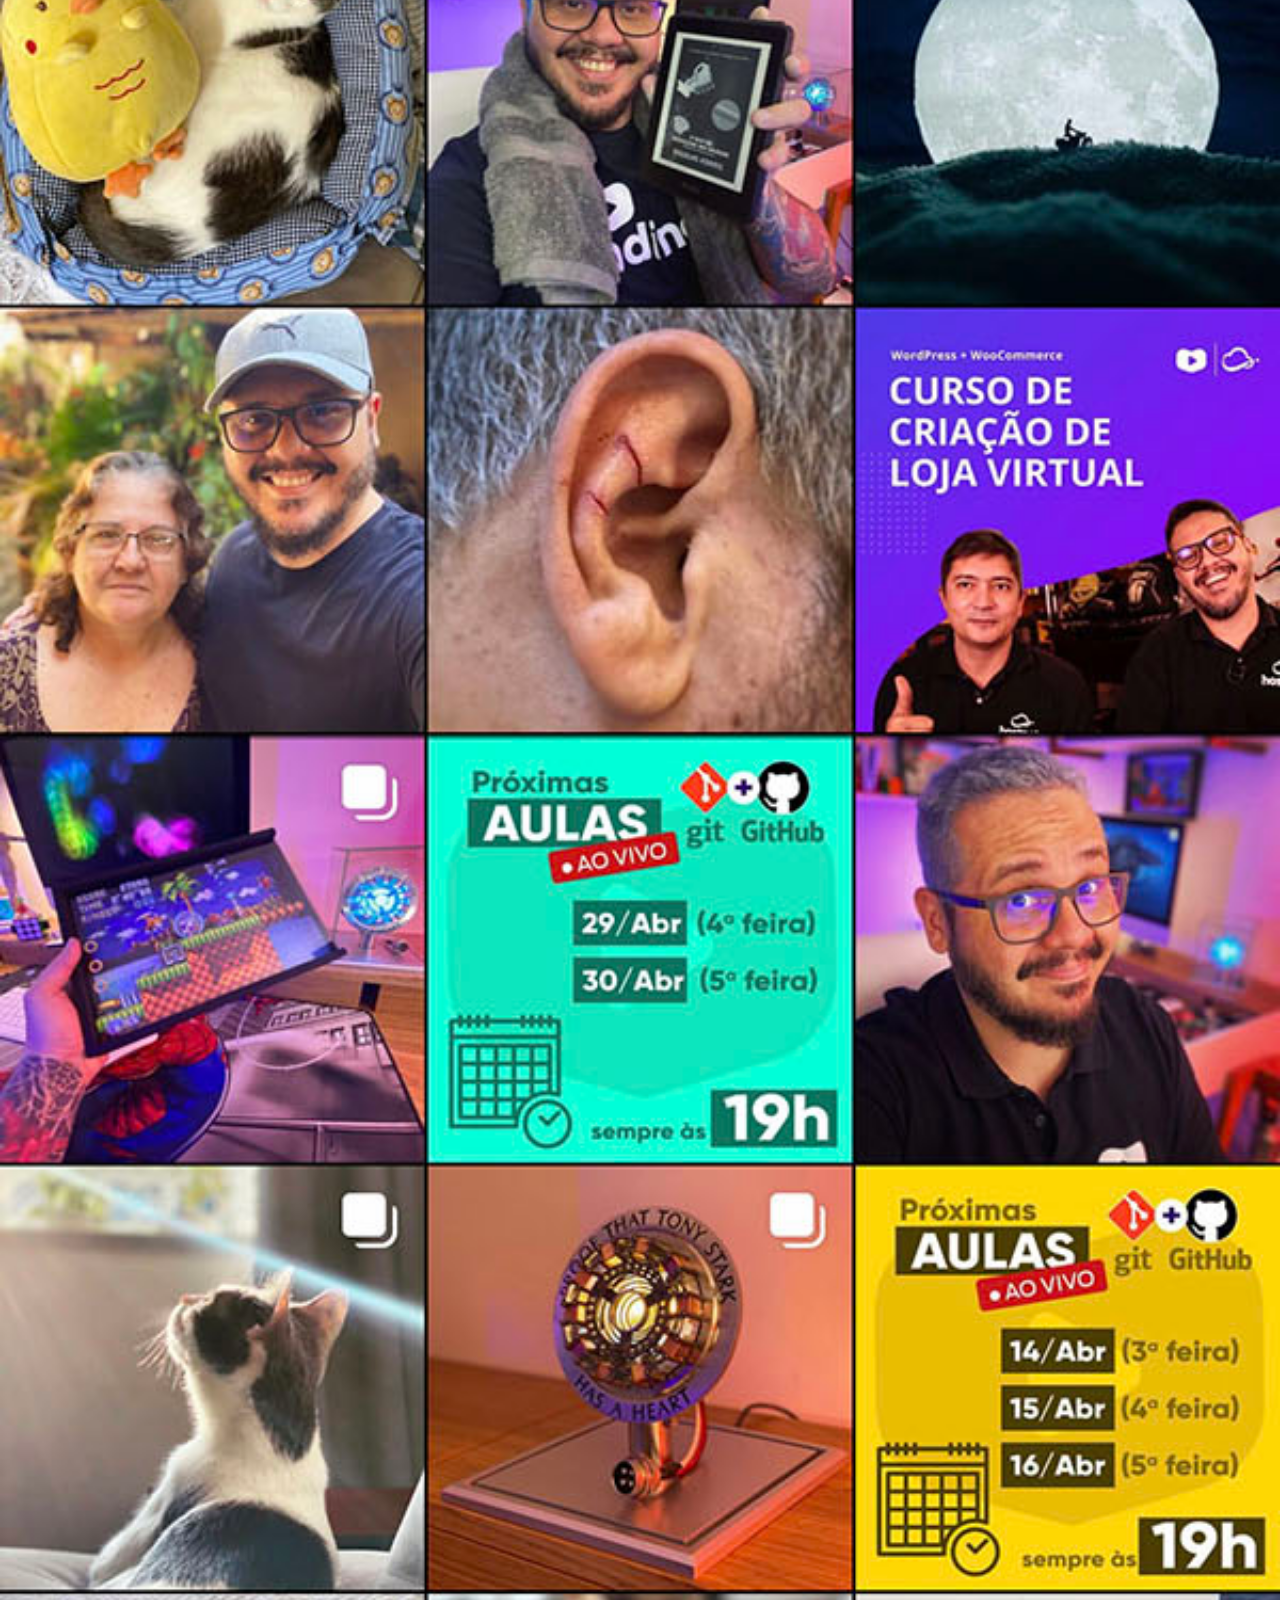
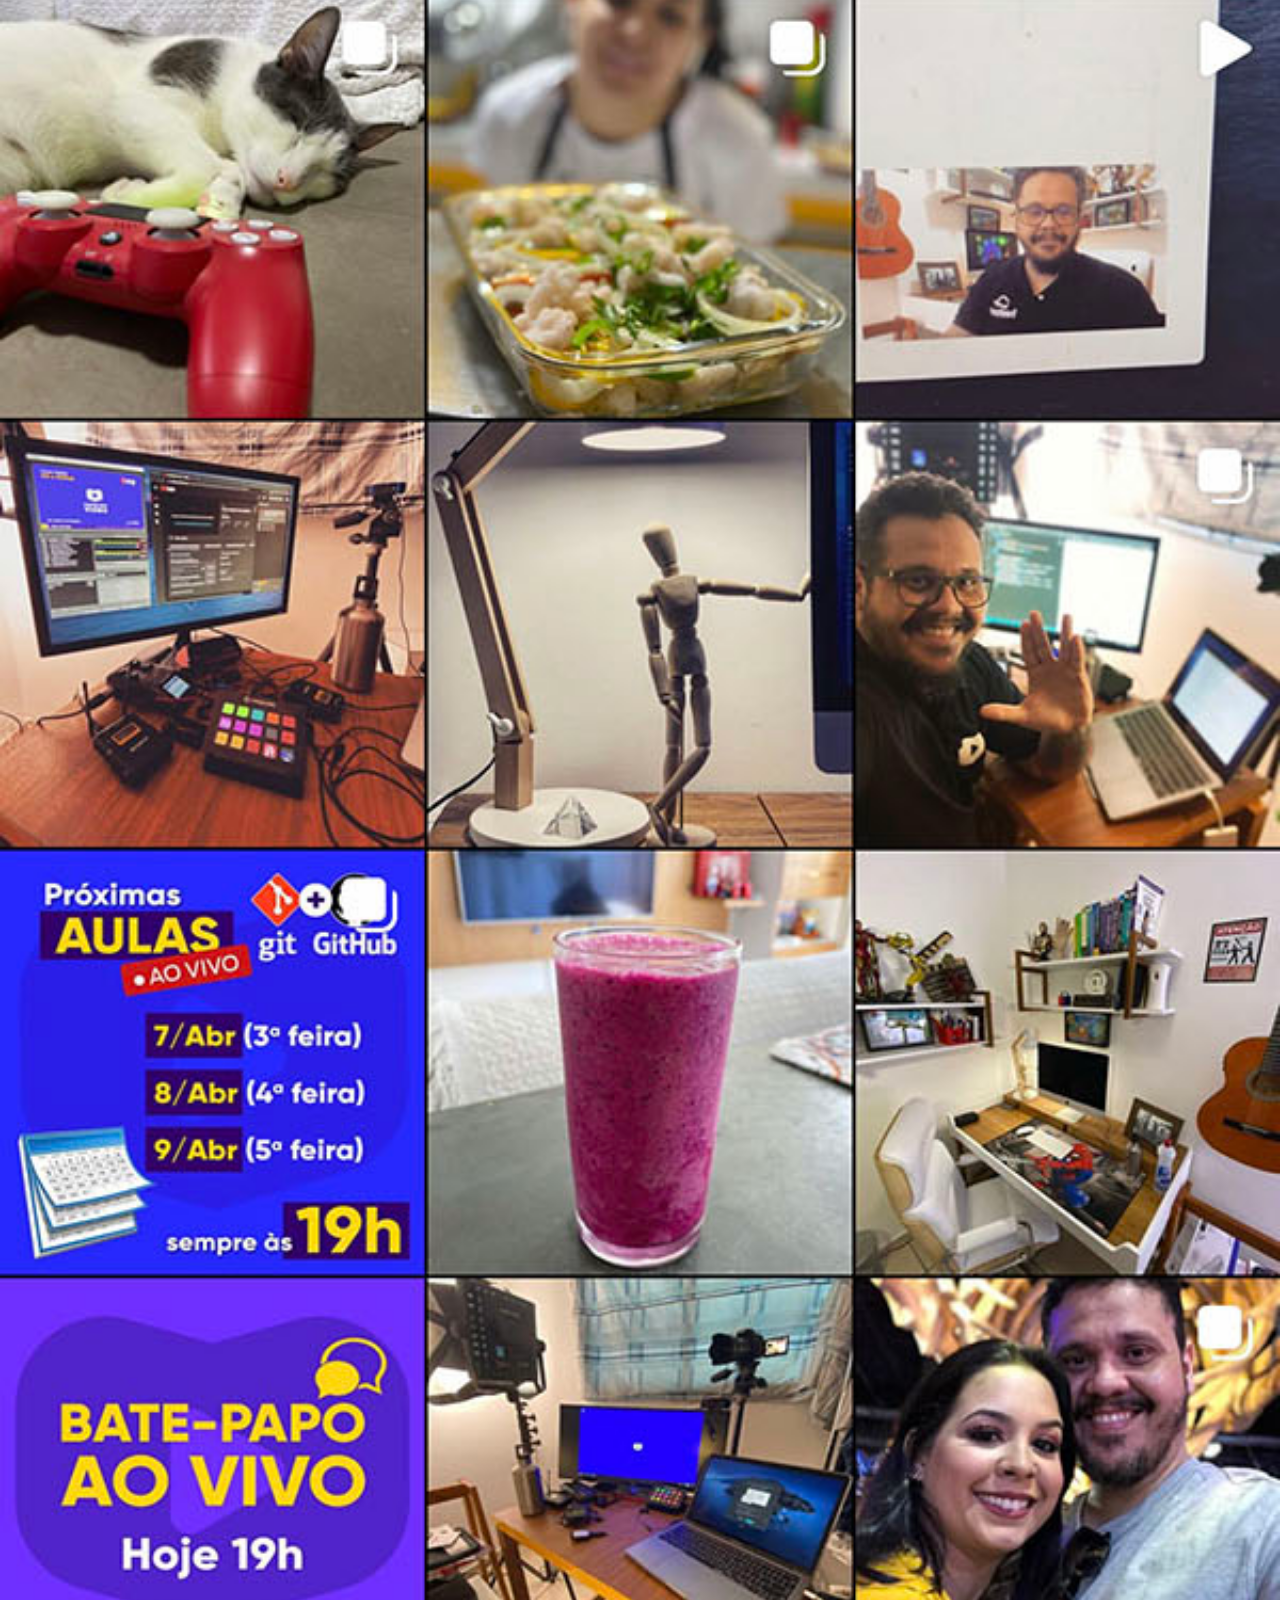
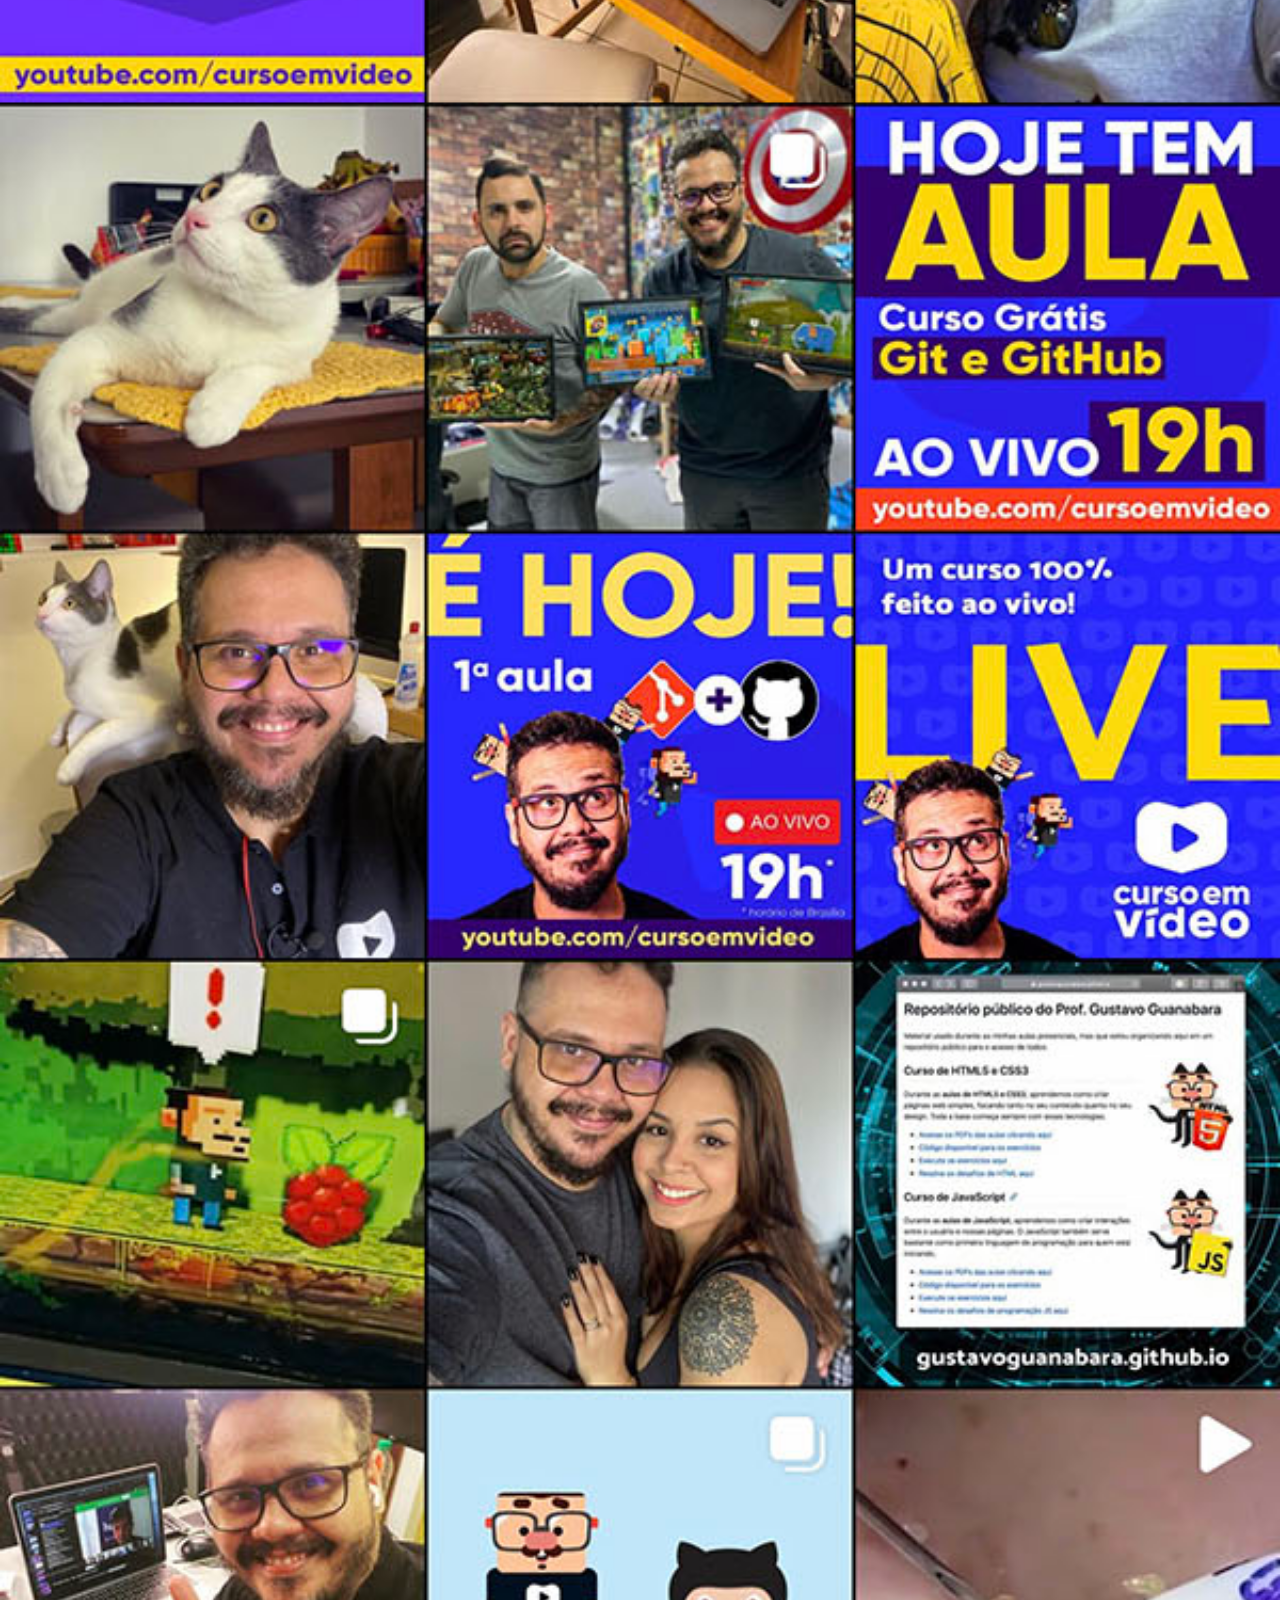
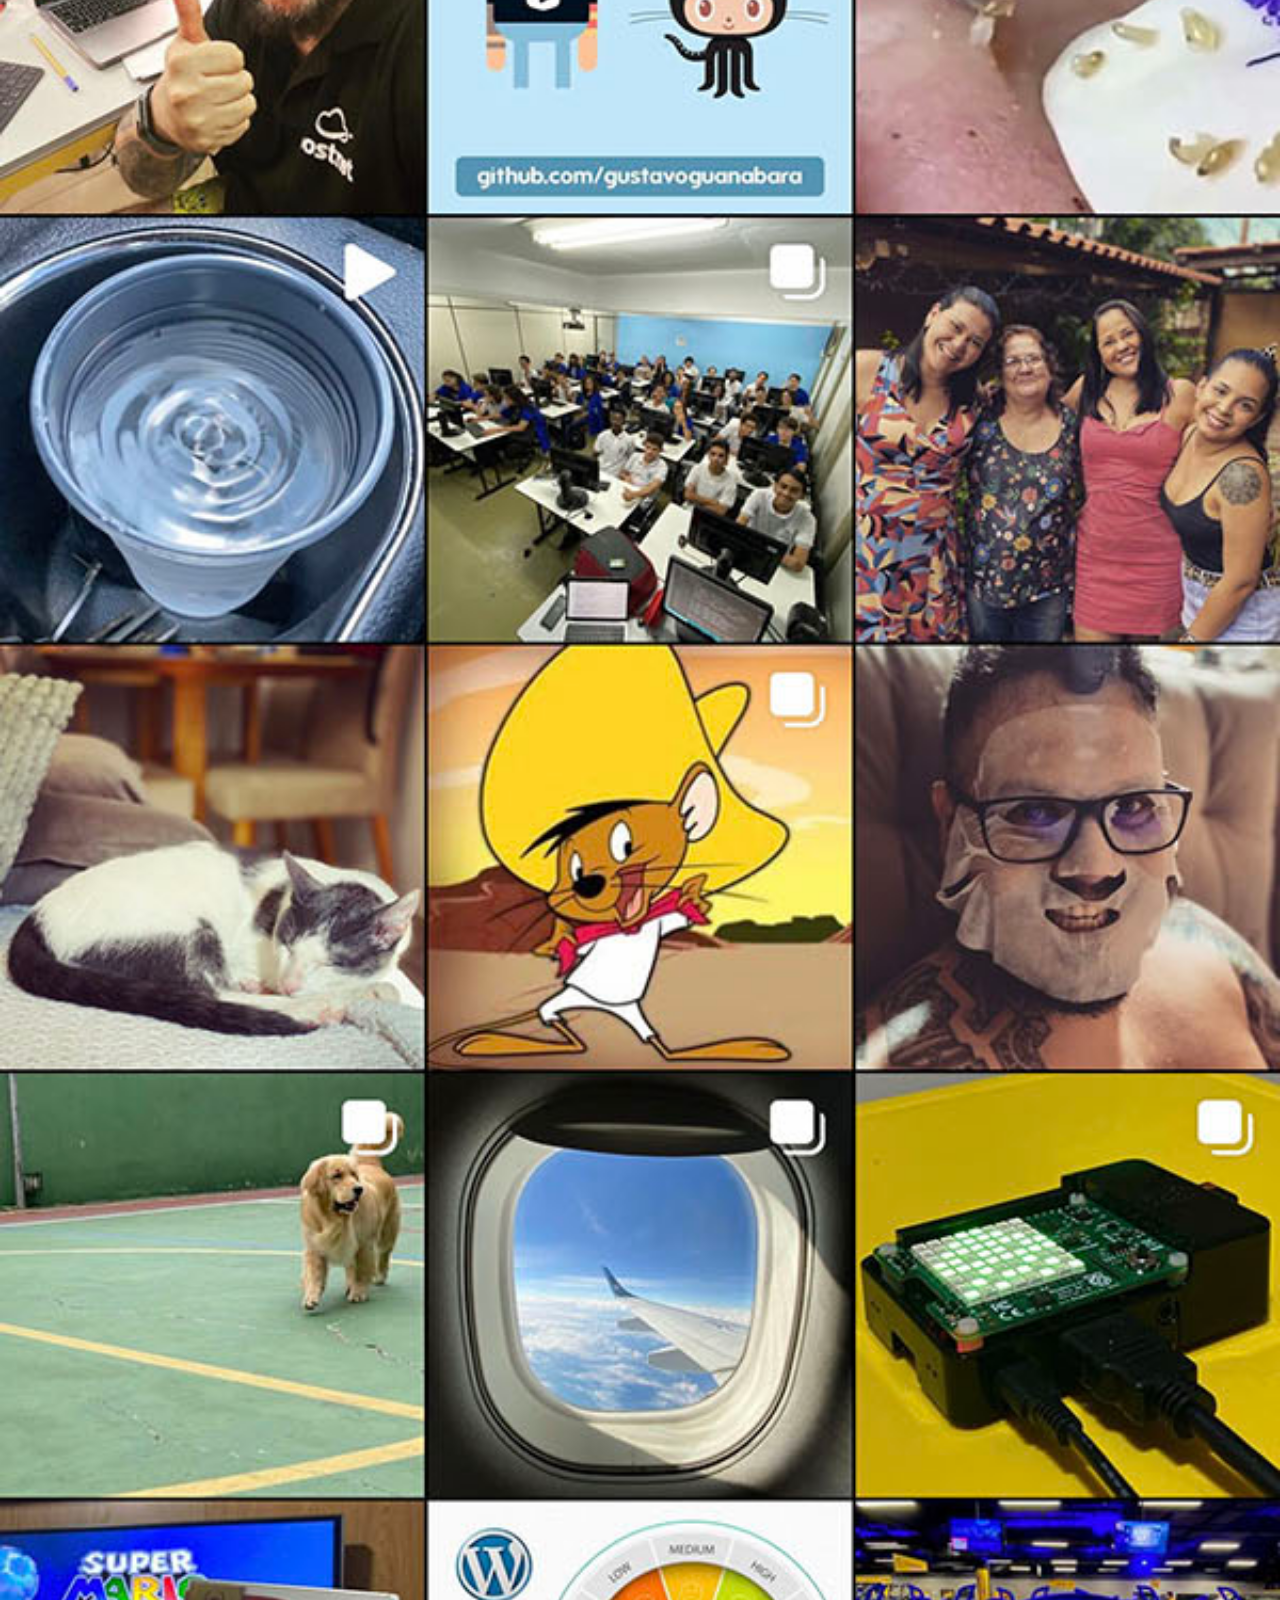
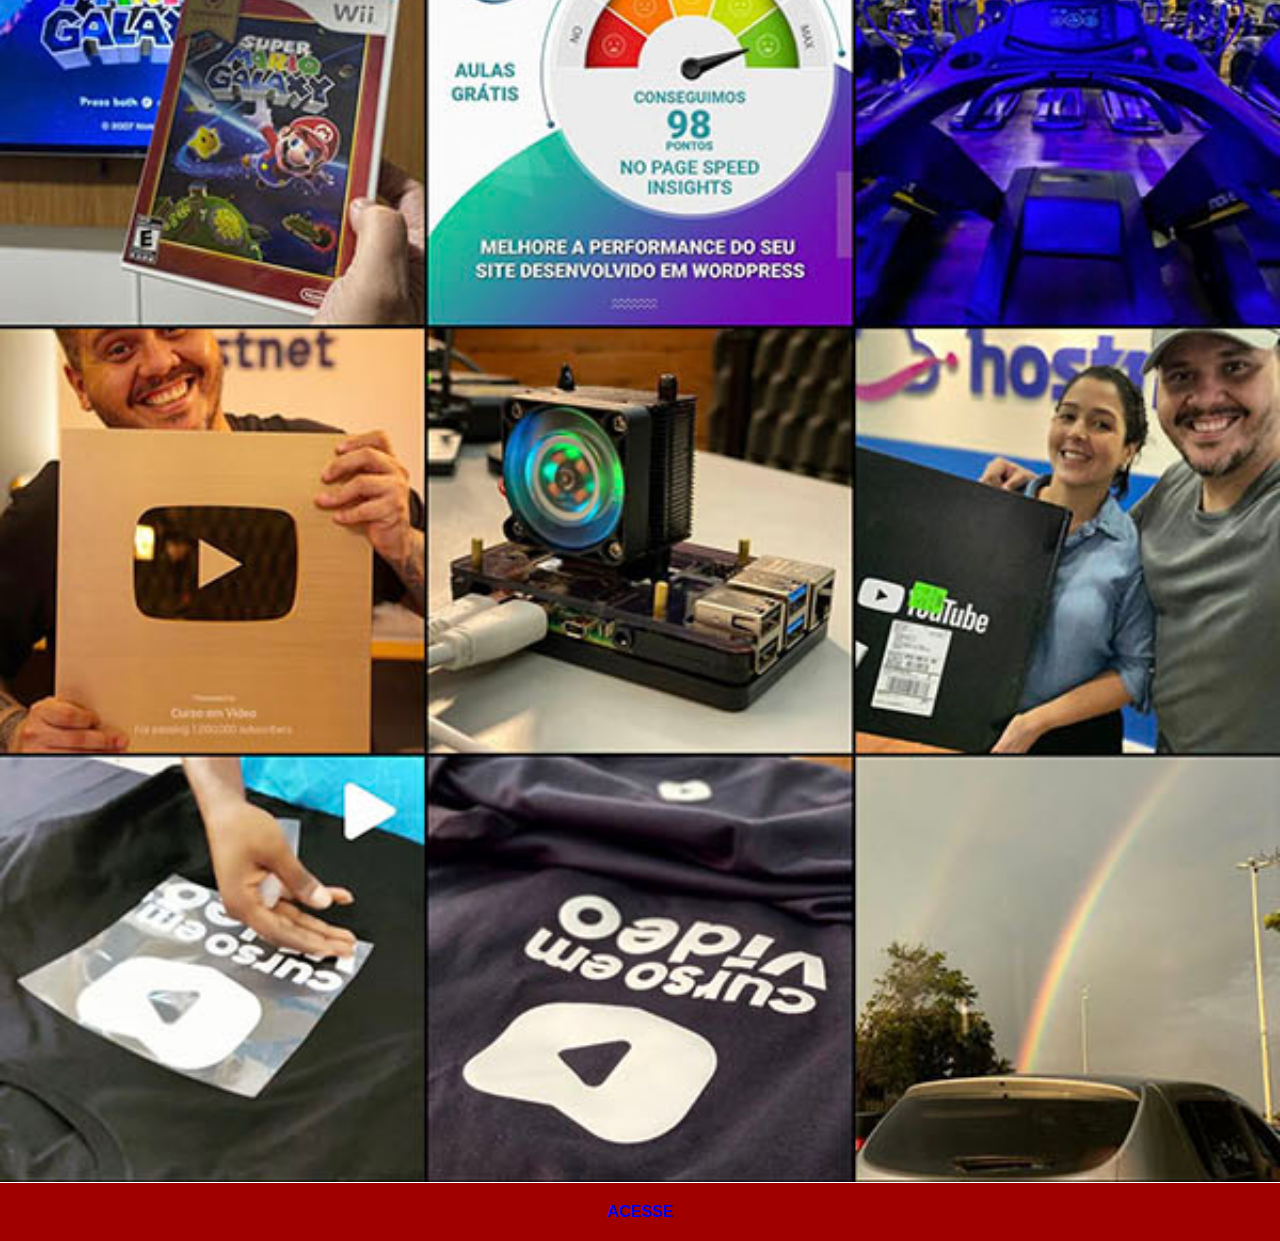
<file: instagram.html>
<!DOCTYPE html>
<html lang="pt-bt">
<head>
    <meta charset="UTF-8">
    <meta name="viewport" content="width=device-width, initial-scale=1.0">
    <title>Youtube</title>
    <link rel="stylesheet" href="estilos/social.css">
</head>
<body>
    <img src="imagens/tela-instagram.jpg" alt="youtube">
    <a href="https://www.youtube.com" target="_blank">ACESSE</a>
</body>
</html>
</file>
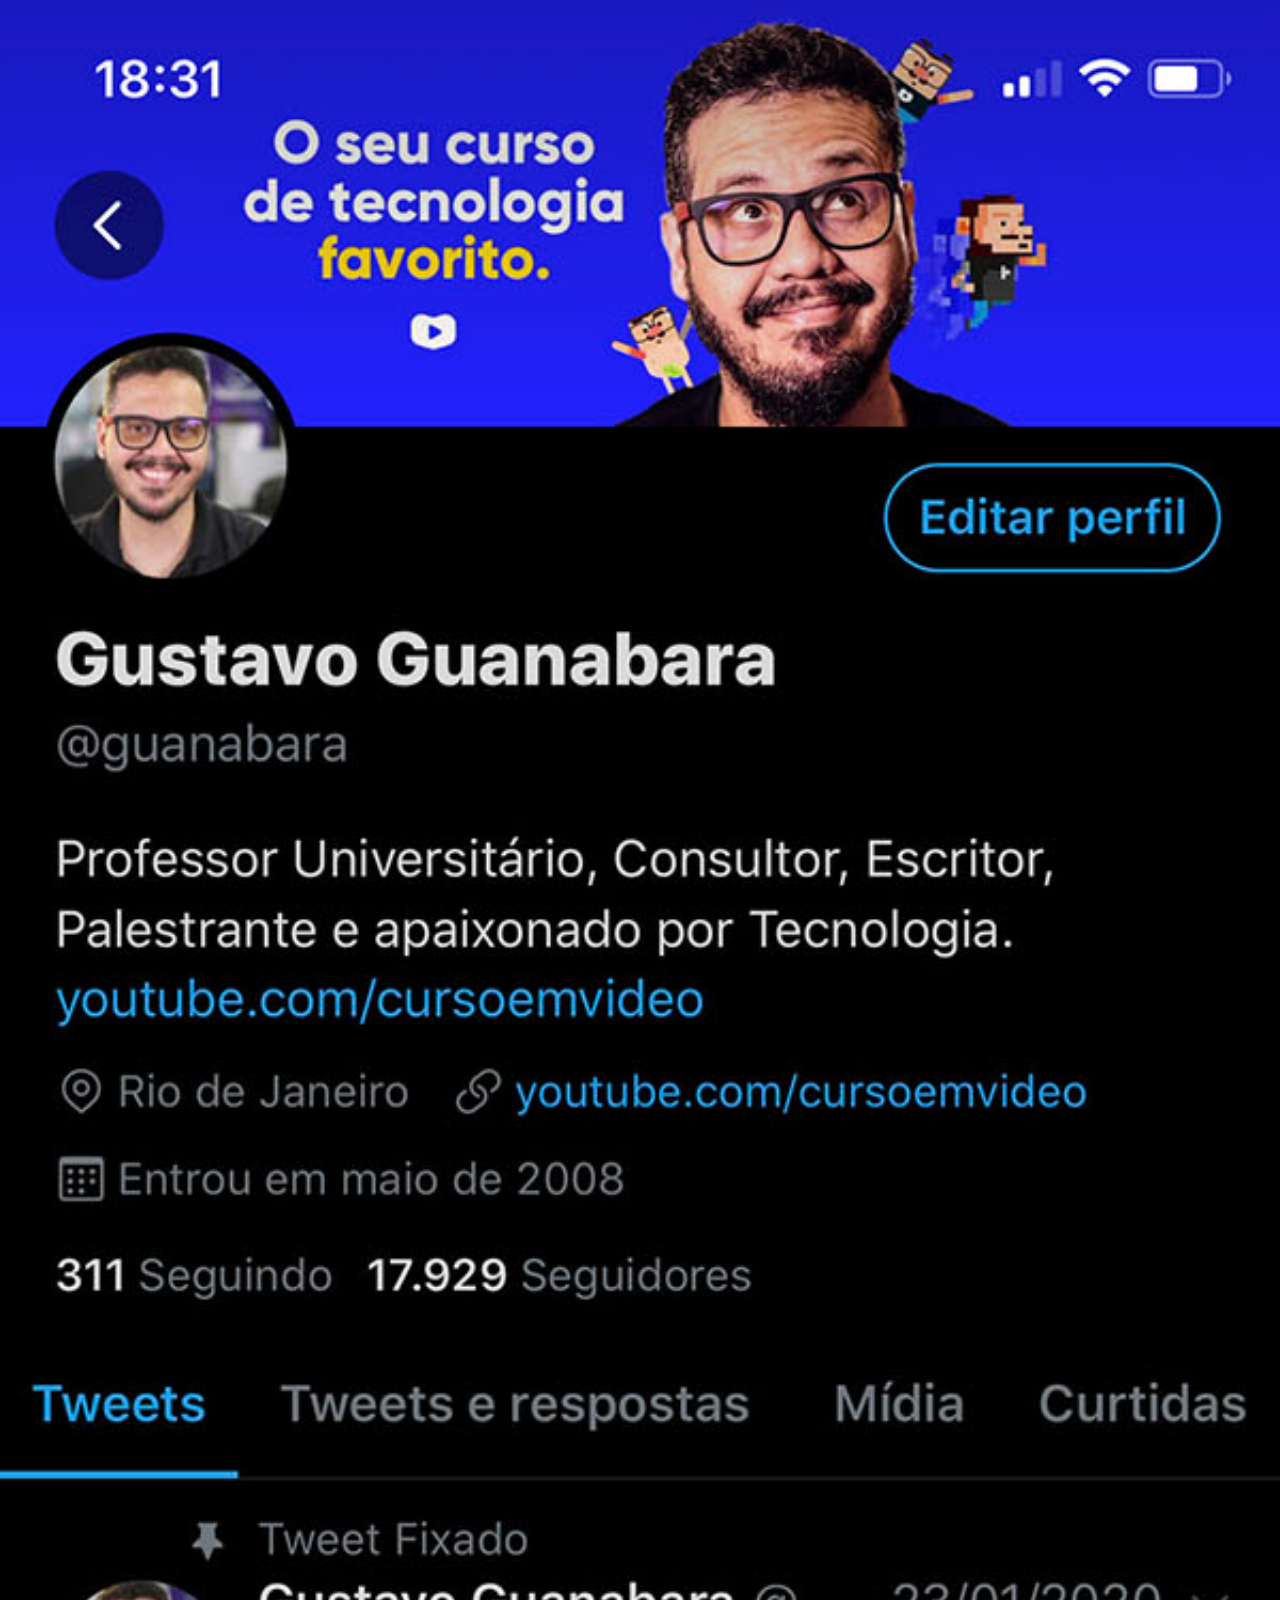
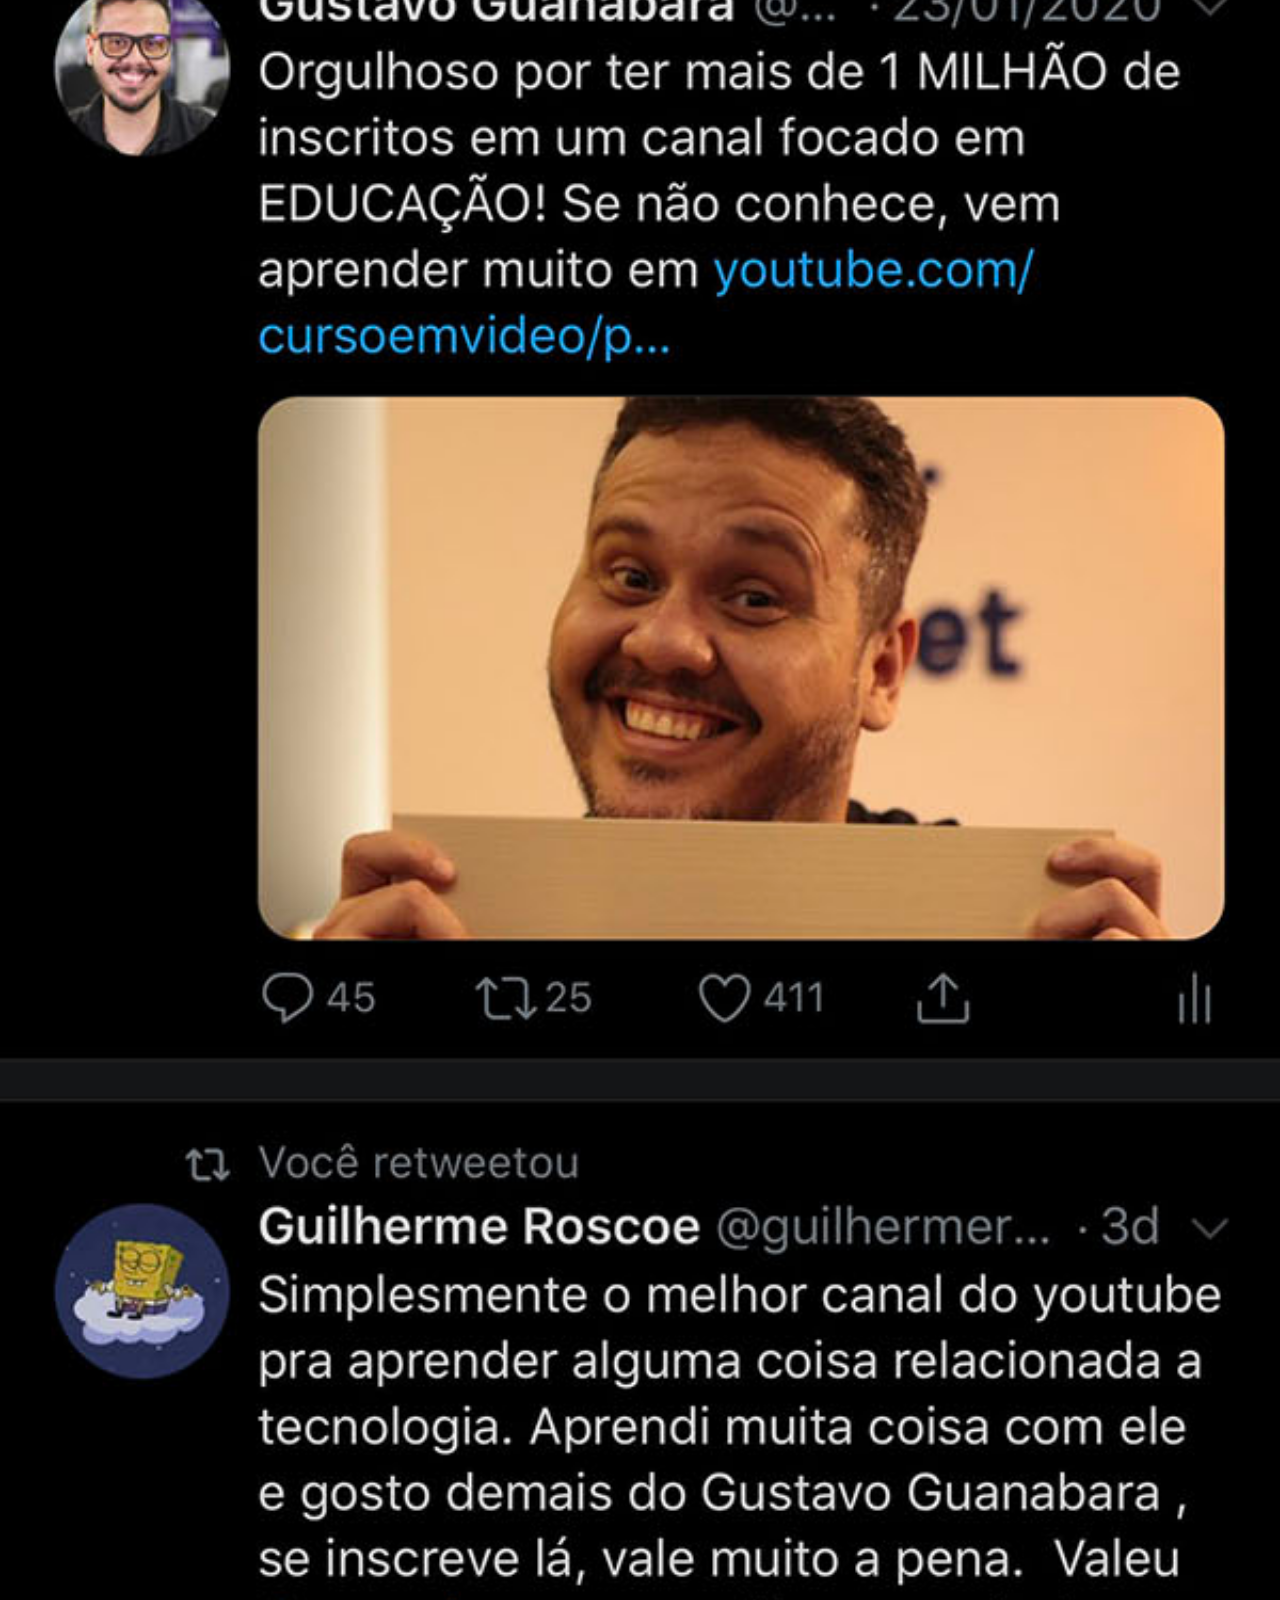
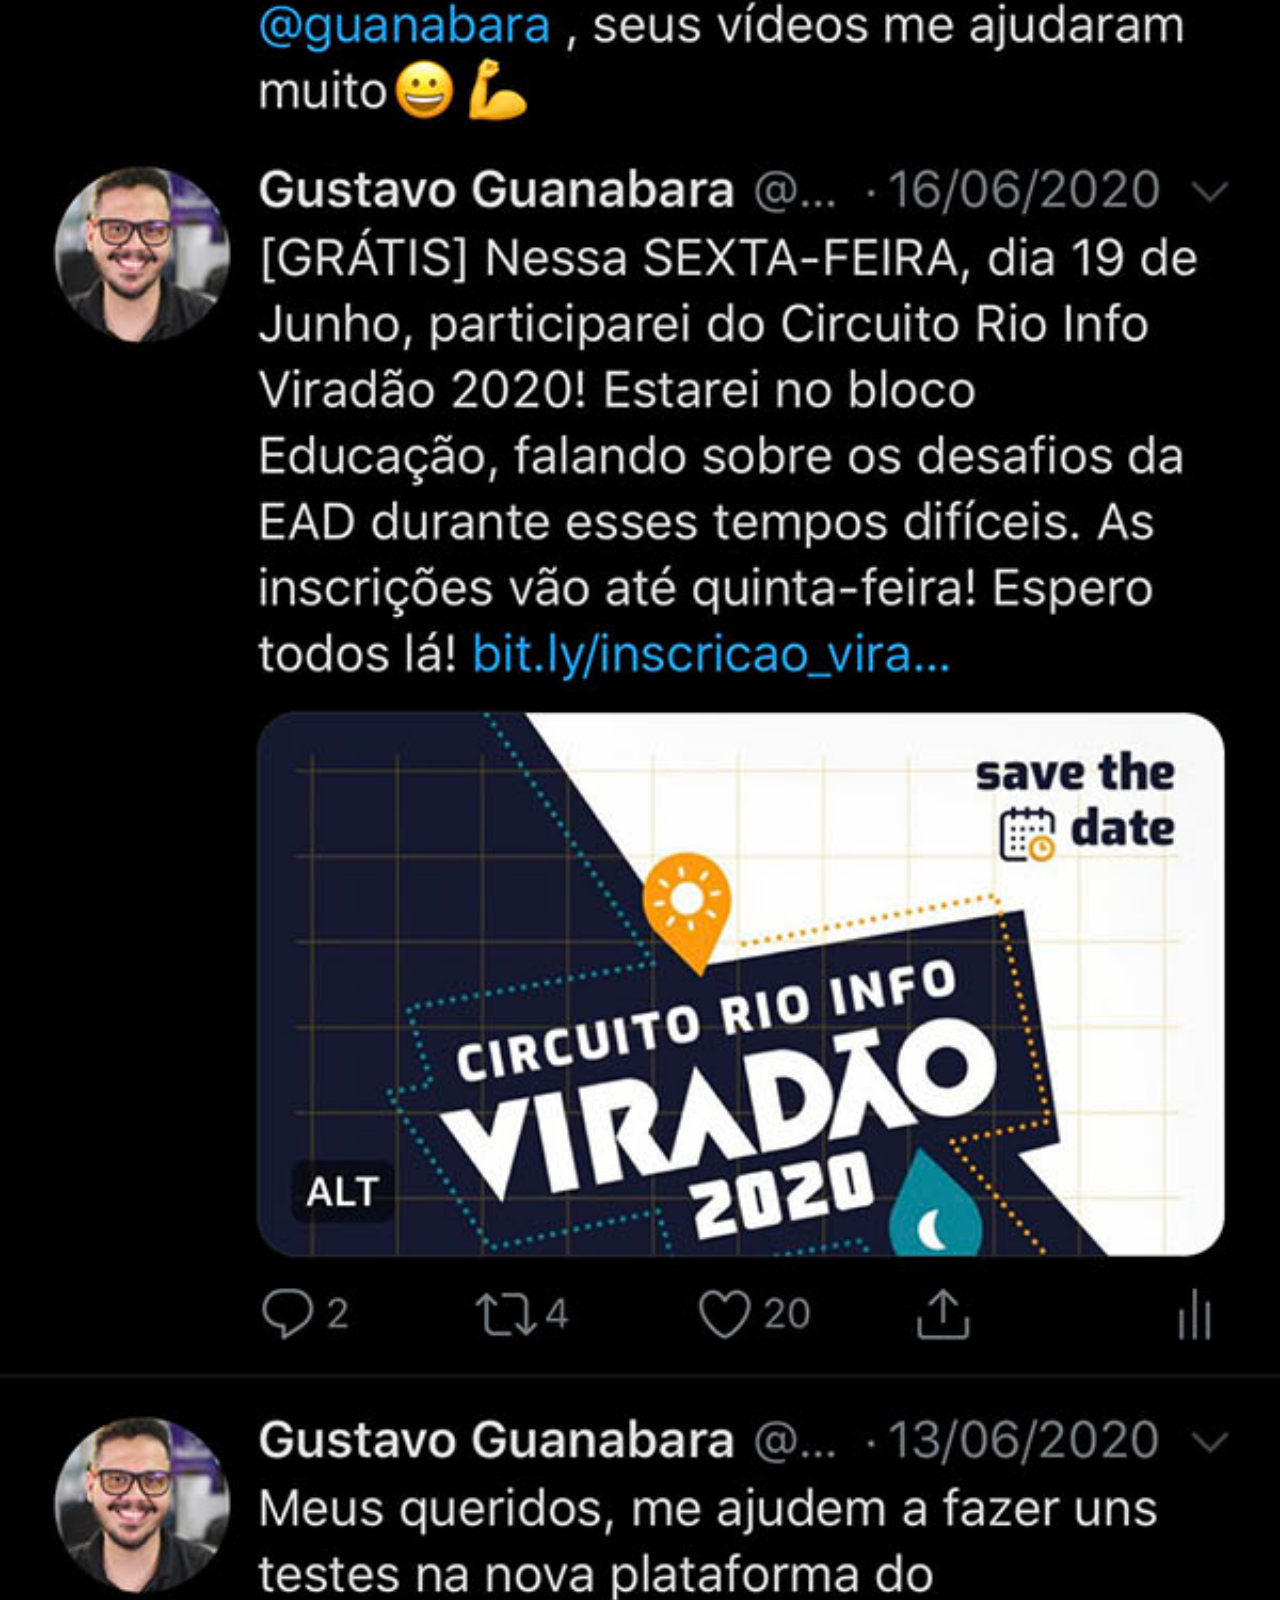
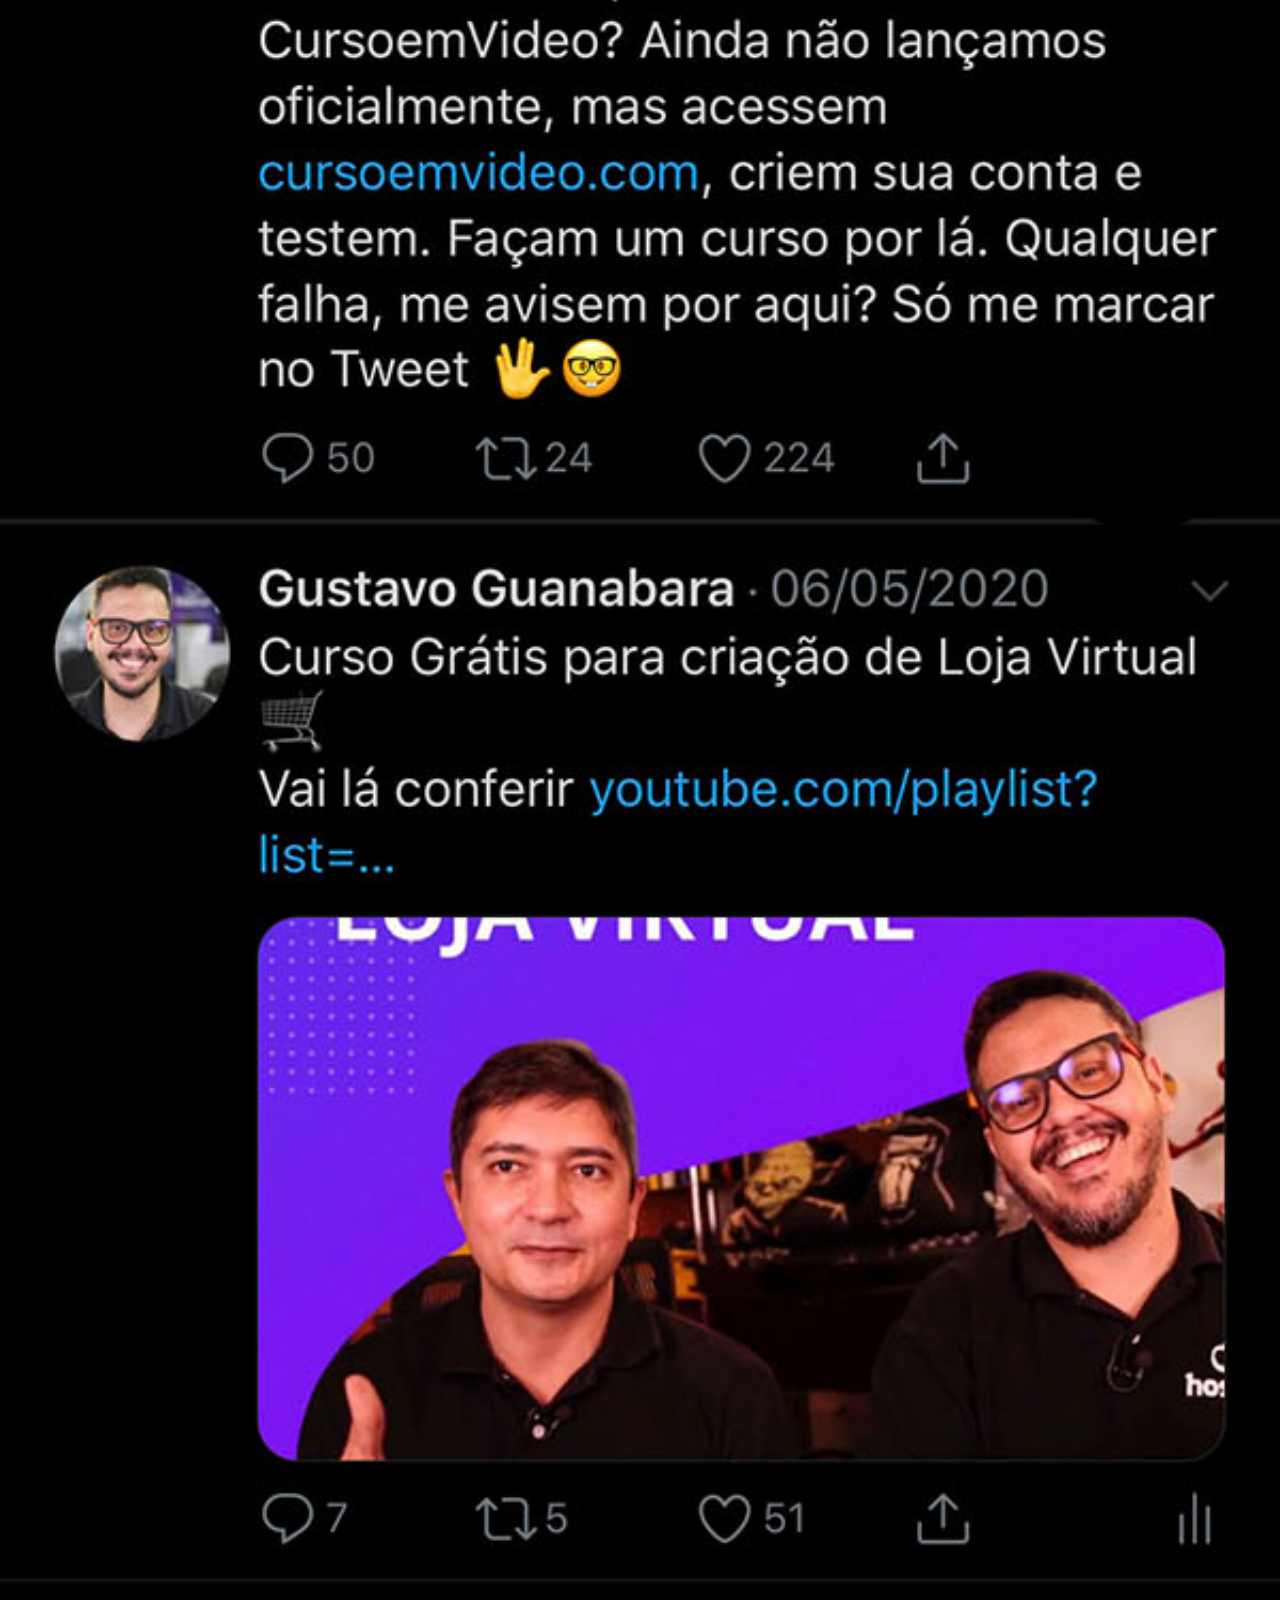
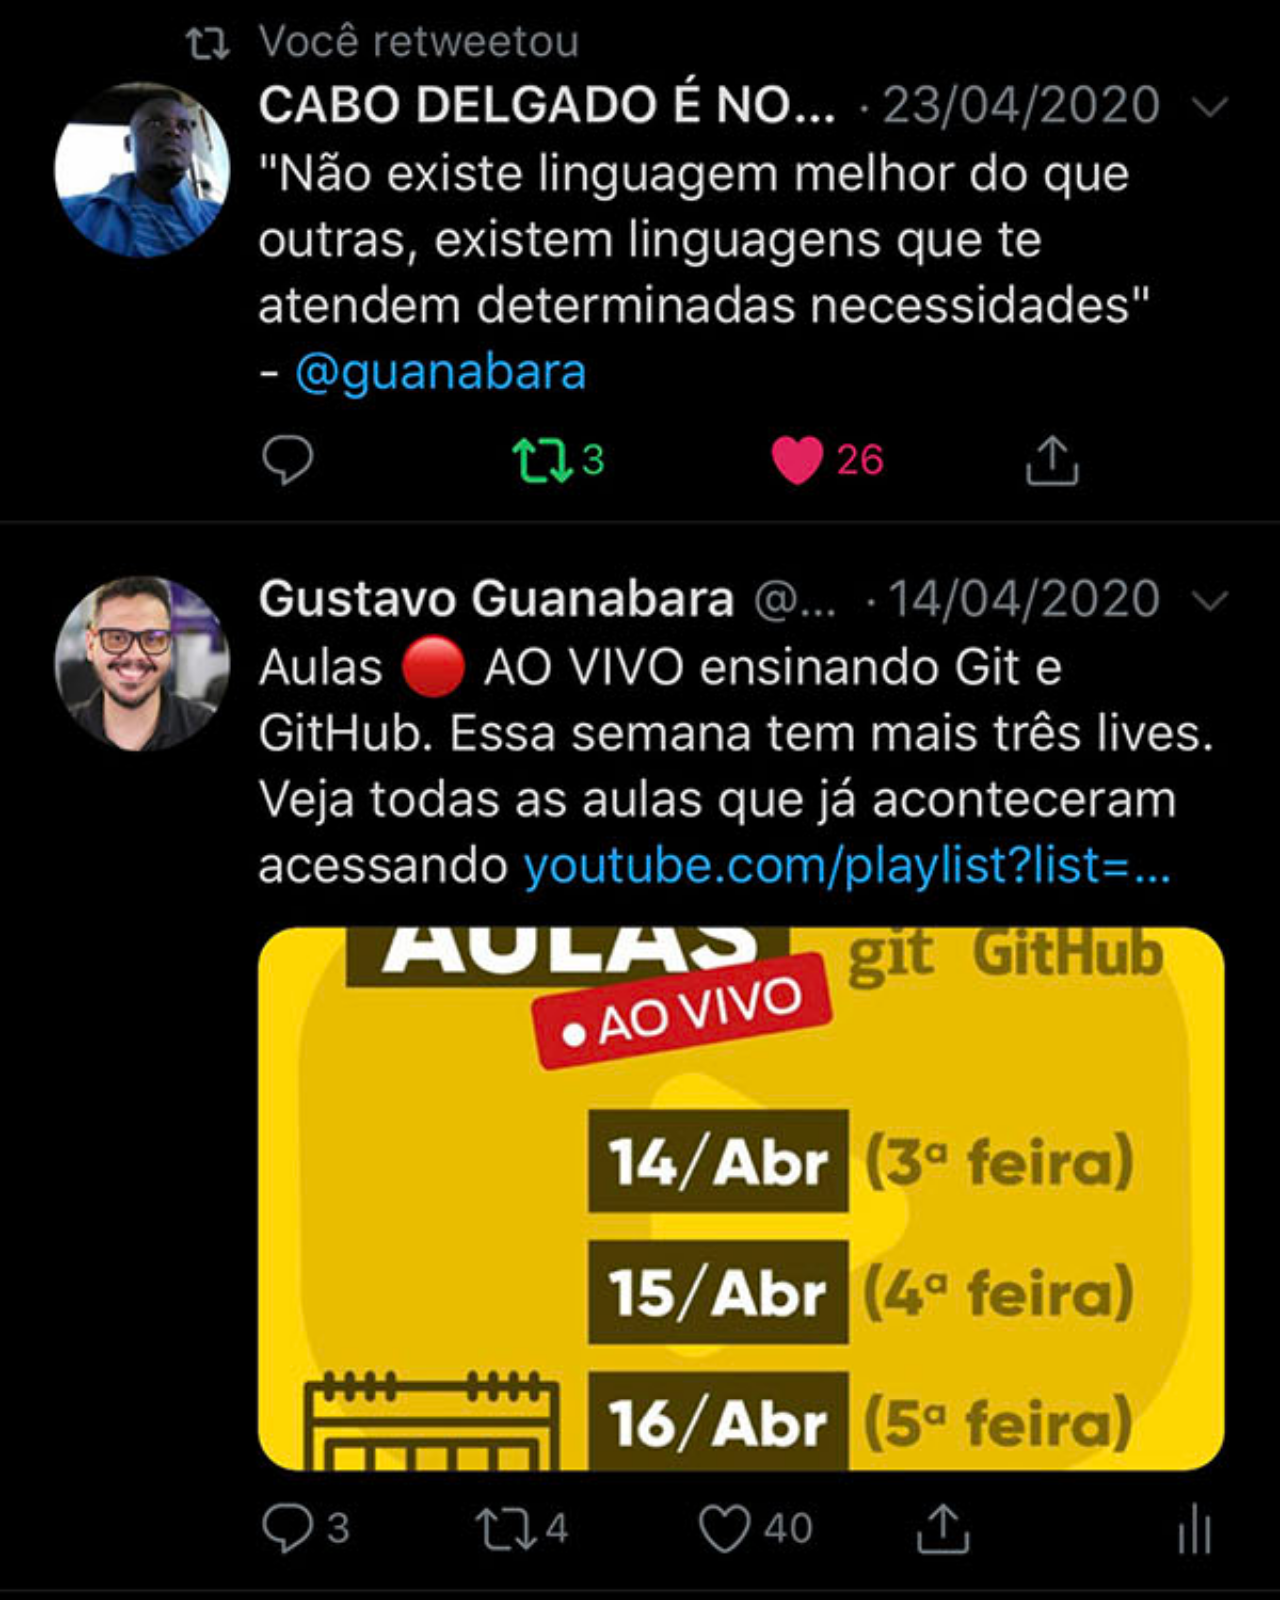
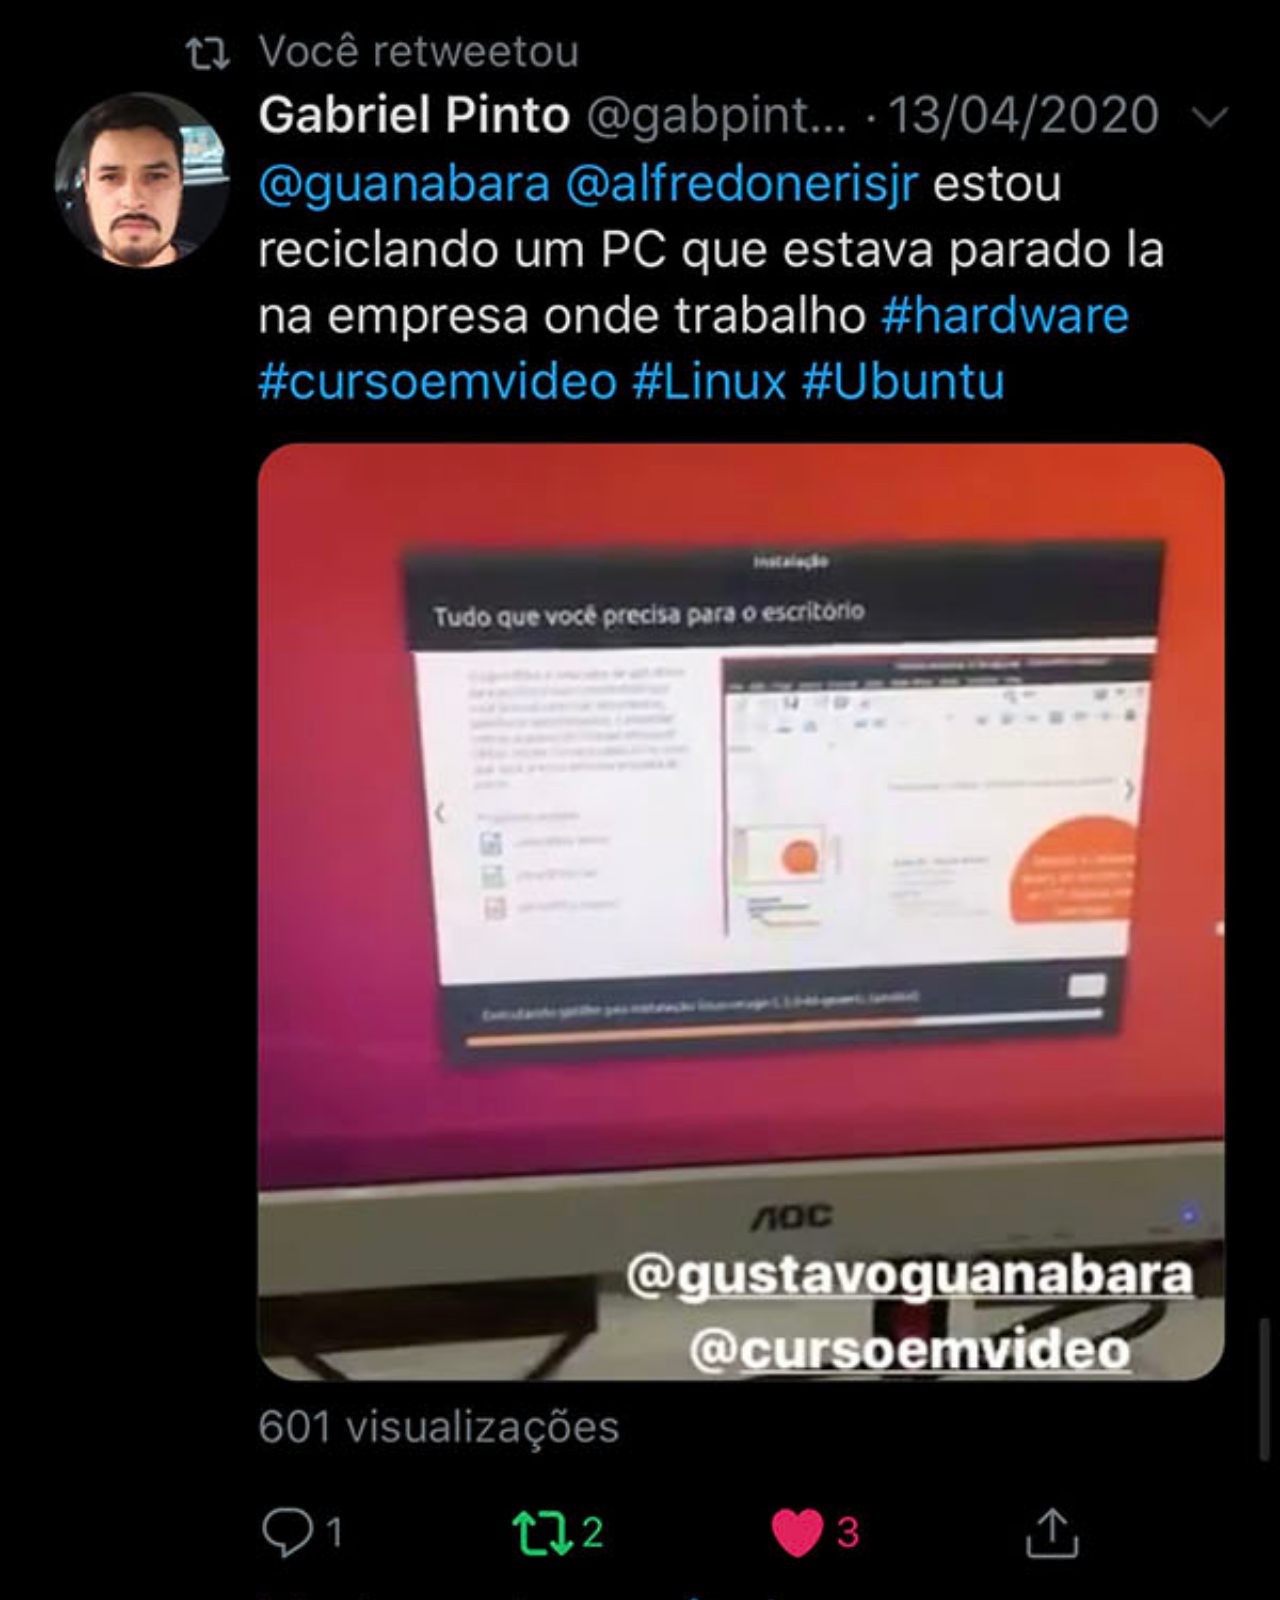
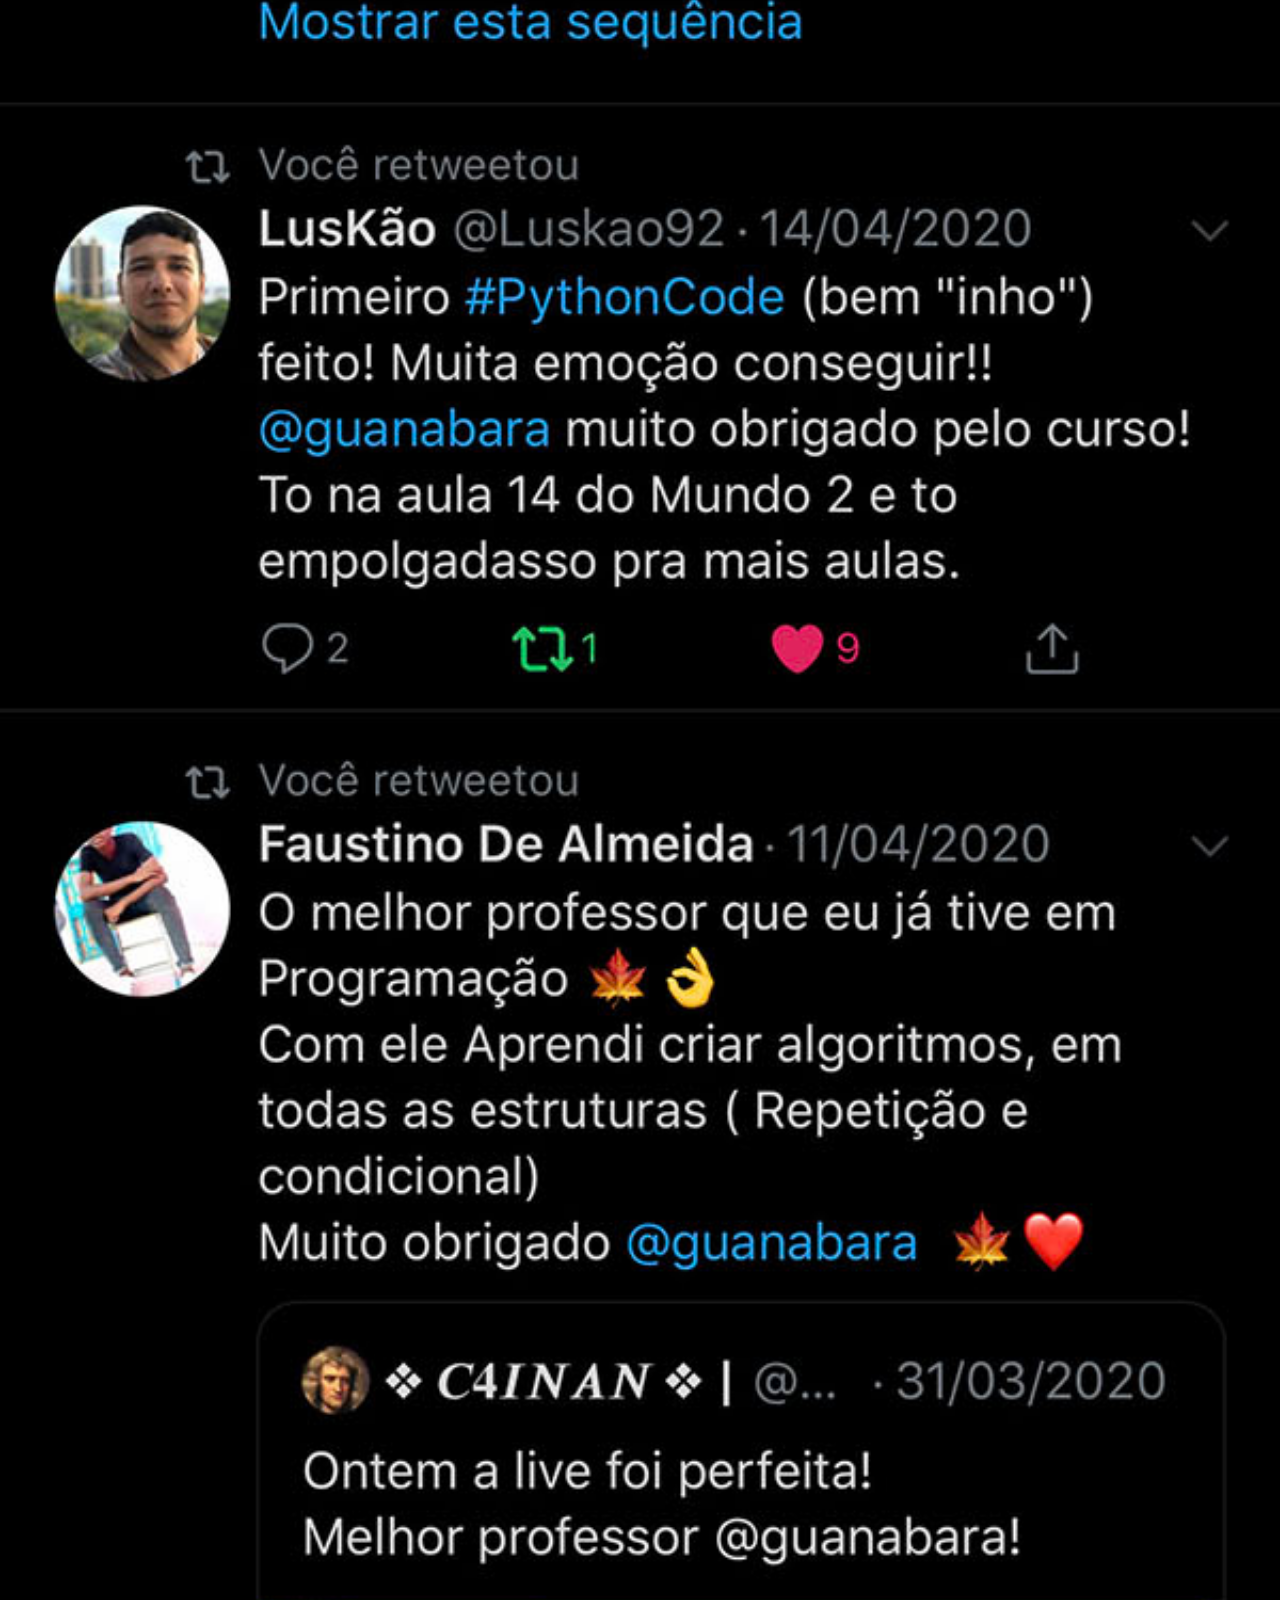
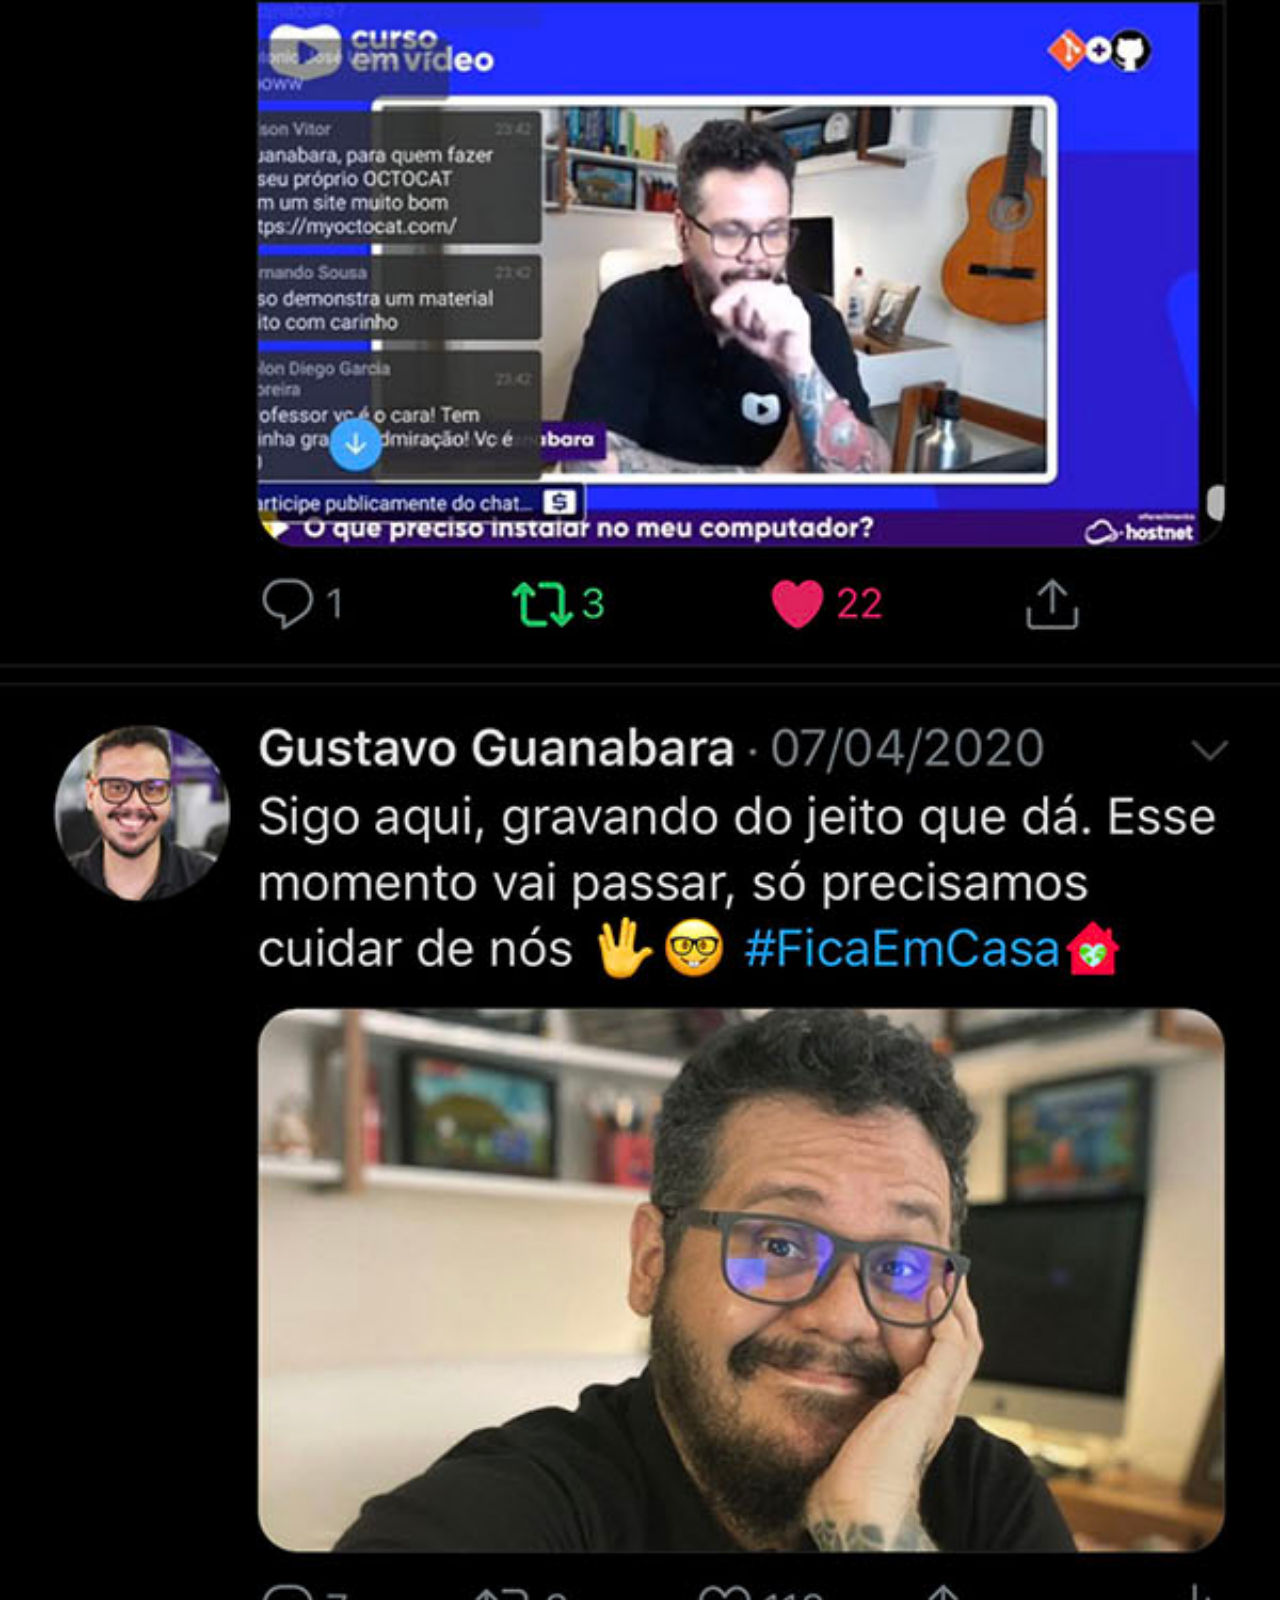
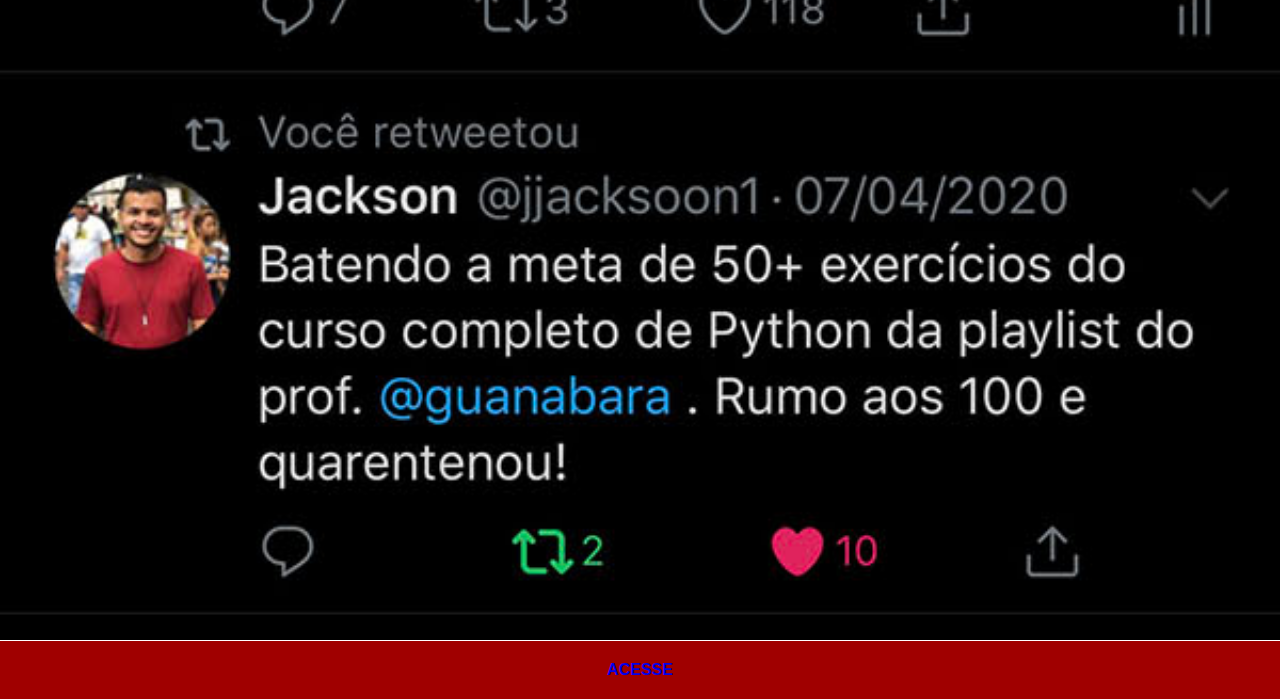
<file: twitter.html>
<!DOCTYPE html>
<html lang="pt-bt">
<head>
    <meta charset="UTF-8">
    <meta name="viewport" content="width=device-width, initial-scale=1.0">
    <title>Youtube</title>
    <link rel="stylesheet" href="estilos/social.css">
</head>
<body>
    <img src="imagens/tela-twitter.jpg" alt="youtube">
    <a href="https://www.youtube.com" target="_blank">ACESSE</a>
</body>
</html>
</file>
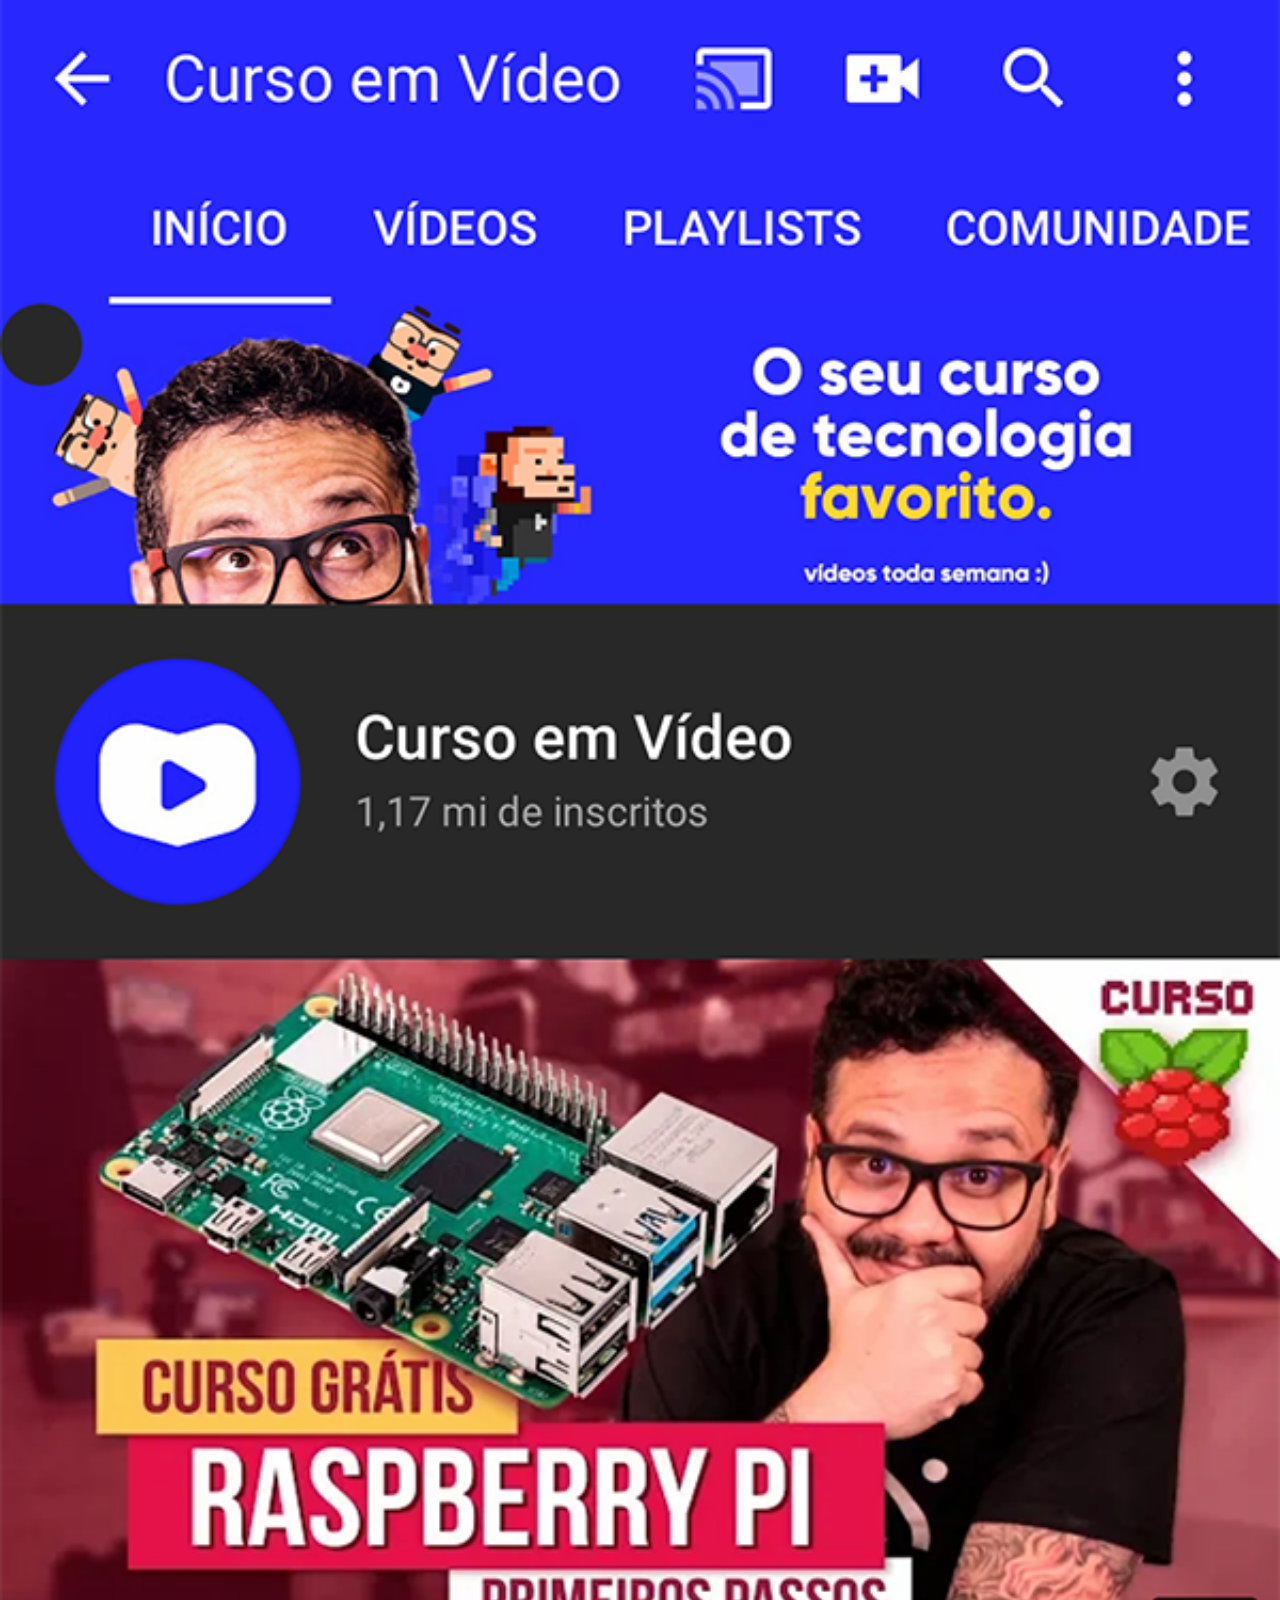
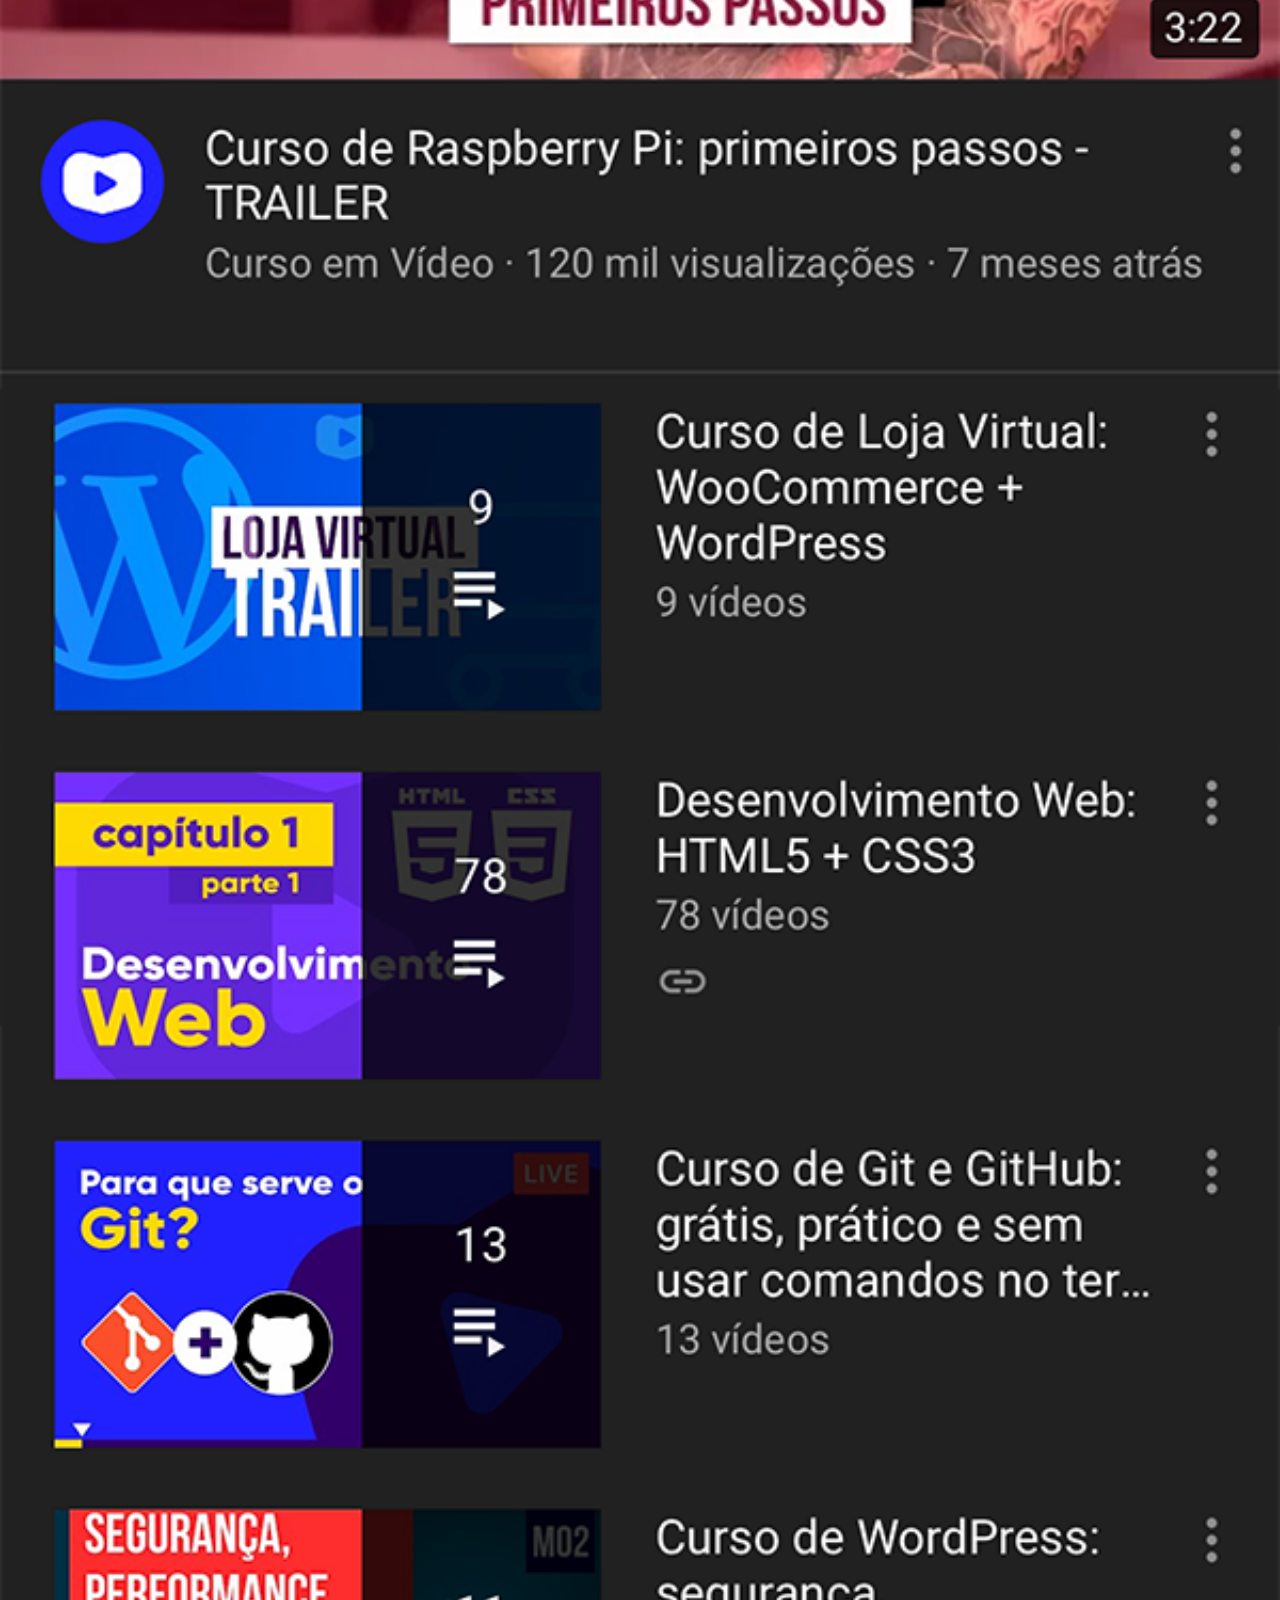
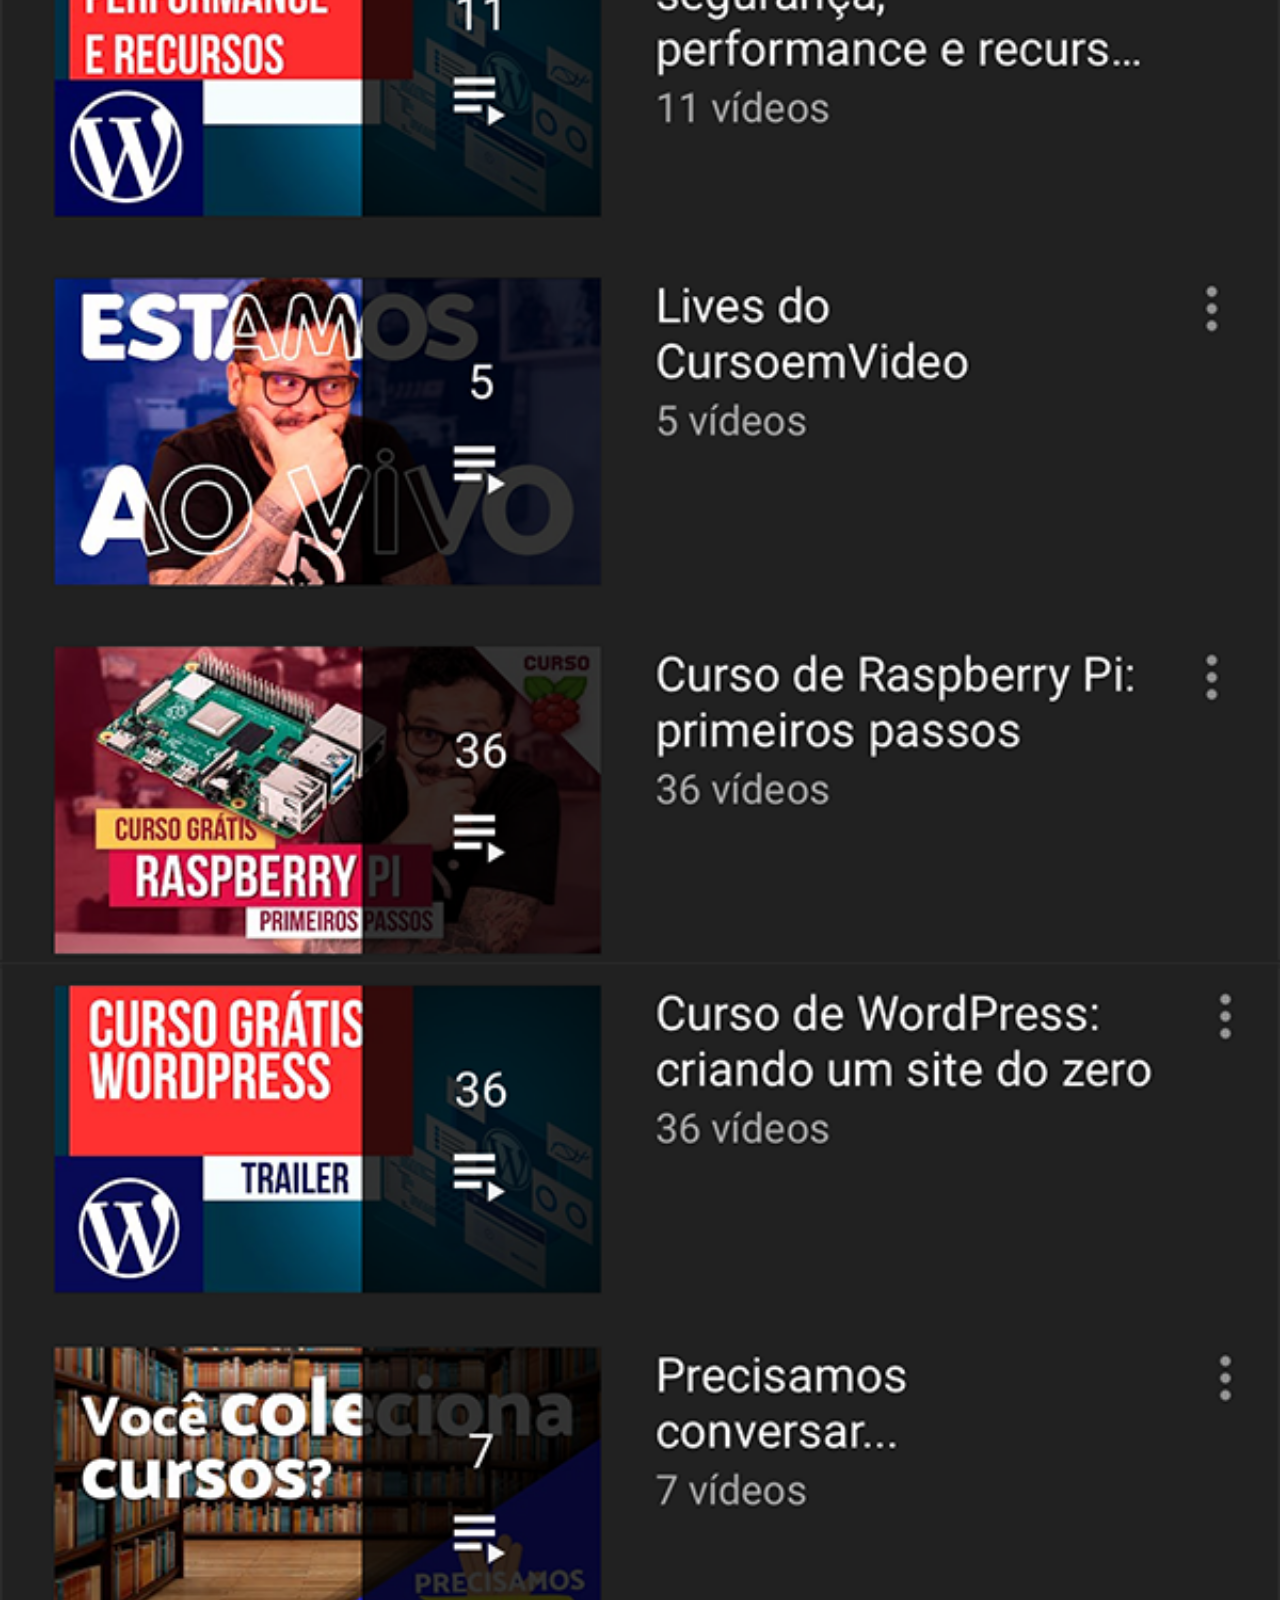
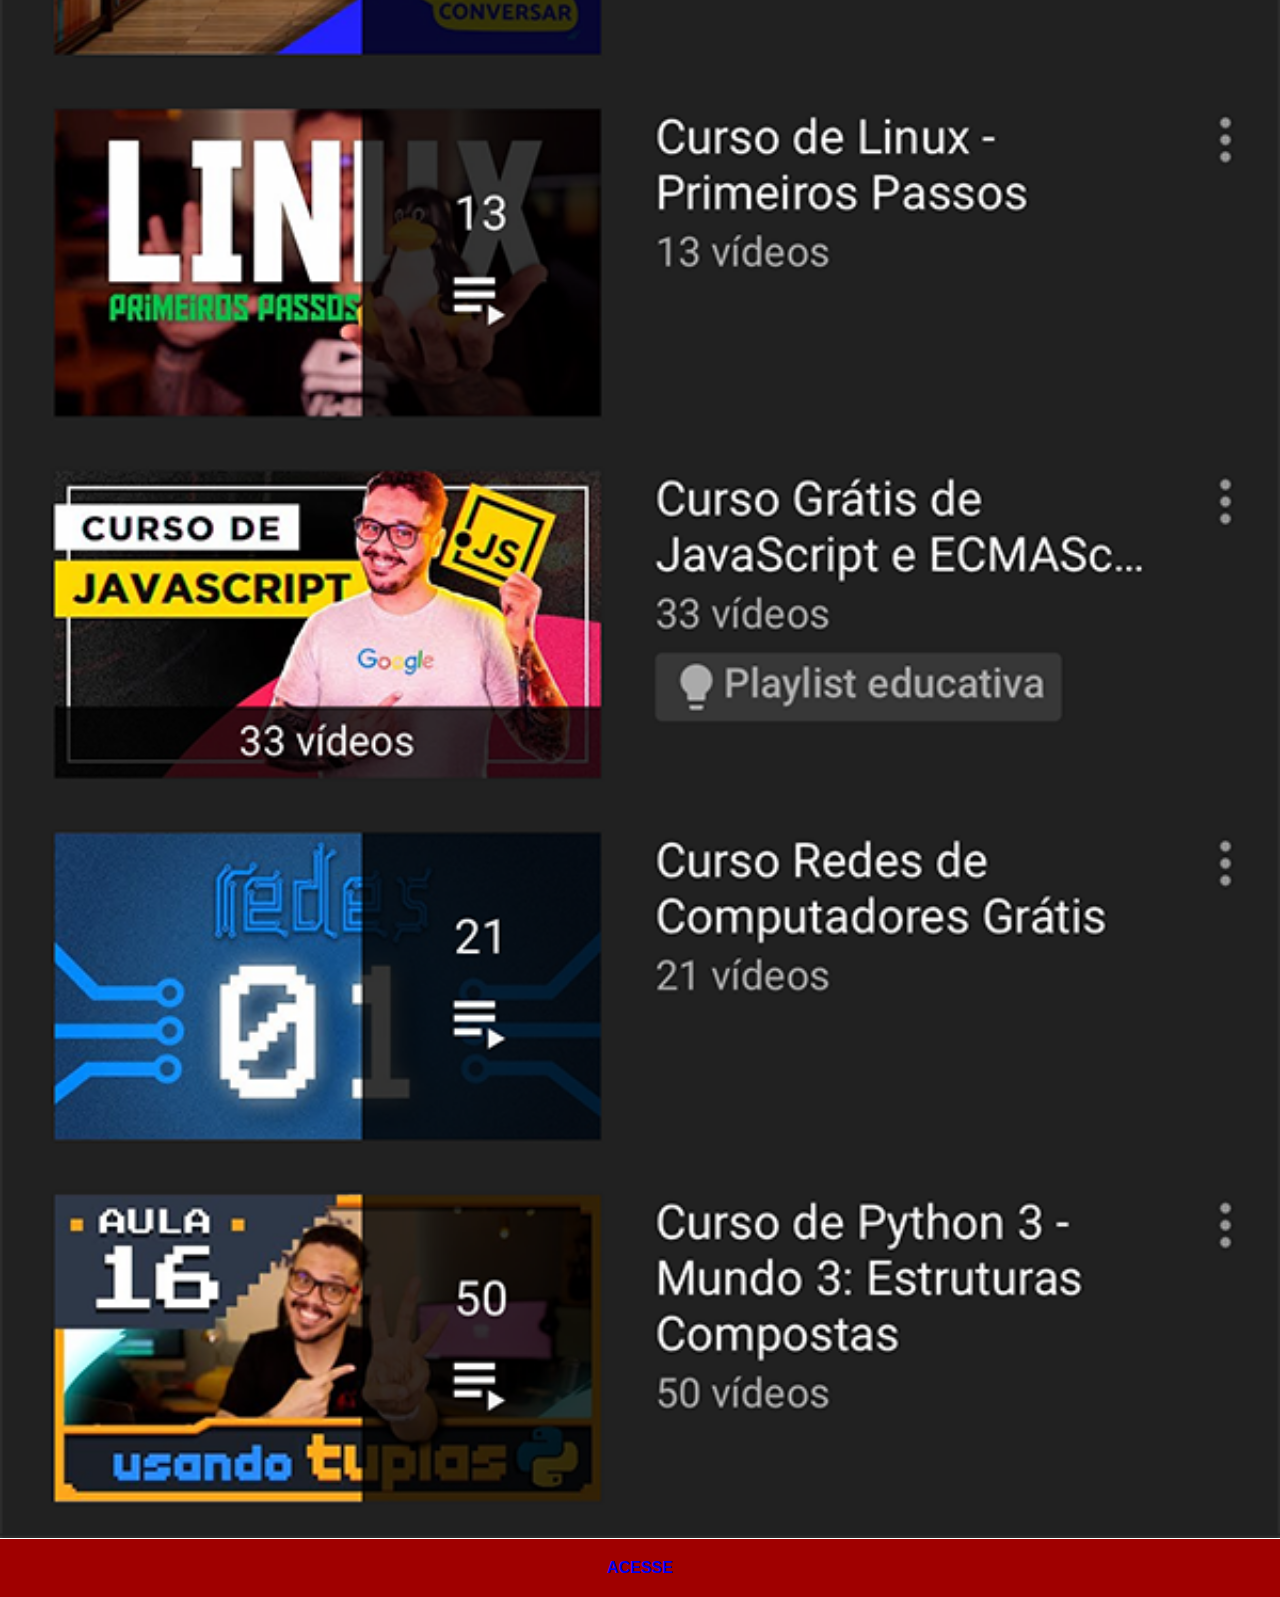
<file: youtube.html>
<!DOCTYPE html>
<html lang="pt-bt">
<head>
    <meta charset="UTF-8">
    <meta name="viewport" content="width=device-width, initial-scale=1.0">
    <title>Youtube</title>
    <link rel="stylesheet" href="estilos/social.css">
</head>
<body>
    <img src="imagens/tela-youtube.png" alt="youtube">
    <a href="https://www.youtube.com" target="_blank">ACESSE</a>
</body>
</html>
</file>
<file: estilos/styles.css>
@charset "UTF-8";
*{
    margin: 0px;
    padding: 0px;
    font-family: Arial, Helvetica, sans-serif;
}
html, body{
    height:100vh;
    width: 100vw;
    background-color: black;
}
main{
    position: relative;
    height: 100vh;
    background: url(../imagens/fundo-madeira.jpg) no-repeat;
    background-size: cover;
    background-attachment: fixed;
}
section#telefone{
    position: absolute;
    /* position absolute para o objeto que vai ser movido e position relative para o objeto que fica parado*/
    top: 50%;
    left: 50%;
    transform: translate(-50%, -50%); /*para alinhar uma imagem no centro*/
    height: 627px;
    width: 311px;
    background: url('../imagens/frame-iphone.png') no-repeat;
}
</file>
<file: estilos/social.css>
@charset "UTF-8";

*{
    margin: 0px;
    padding: 0px;
    font-family: Arial, Helvetica, sans-serif;
}

::-webkit-scrollbar{
    width: 0px;
    height: 0px;
}
img{
    width: 100vw;
    margin: 0px 0px -3px 0px;

}
a{
    display: block;
    background-color: rgb(160, 0, 0);
    padding: 20px;
    text-align: center;
    font-weight: bolder;
    text-decoration: none;
}
a:hover{
    background-color: red;
}
</file>
